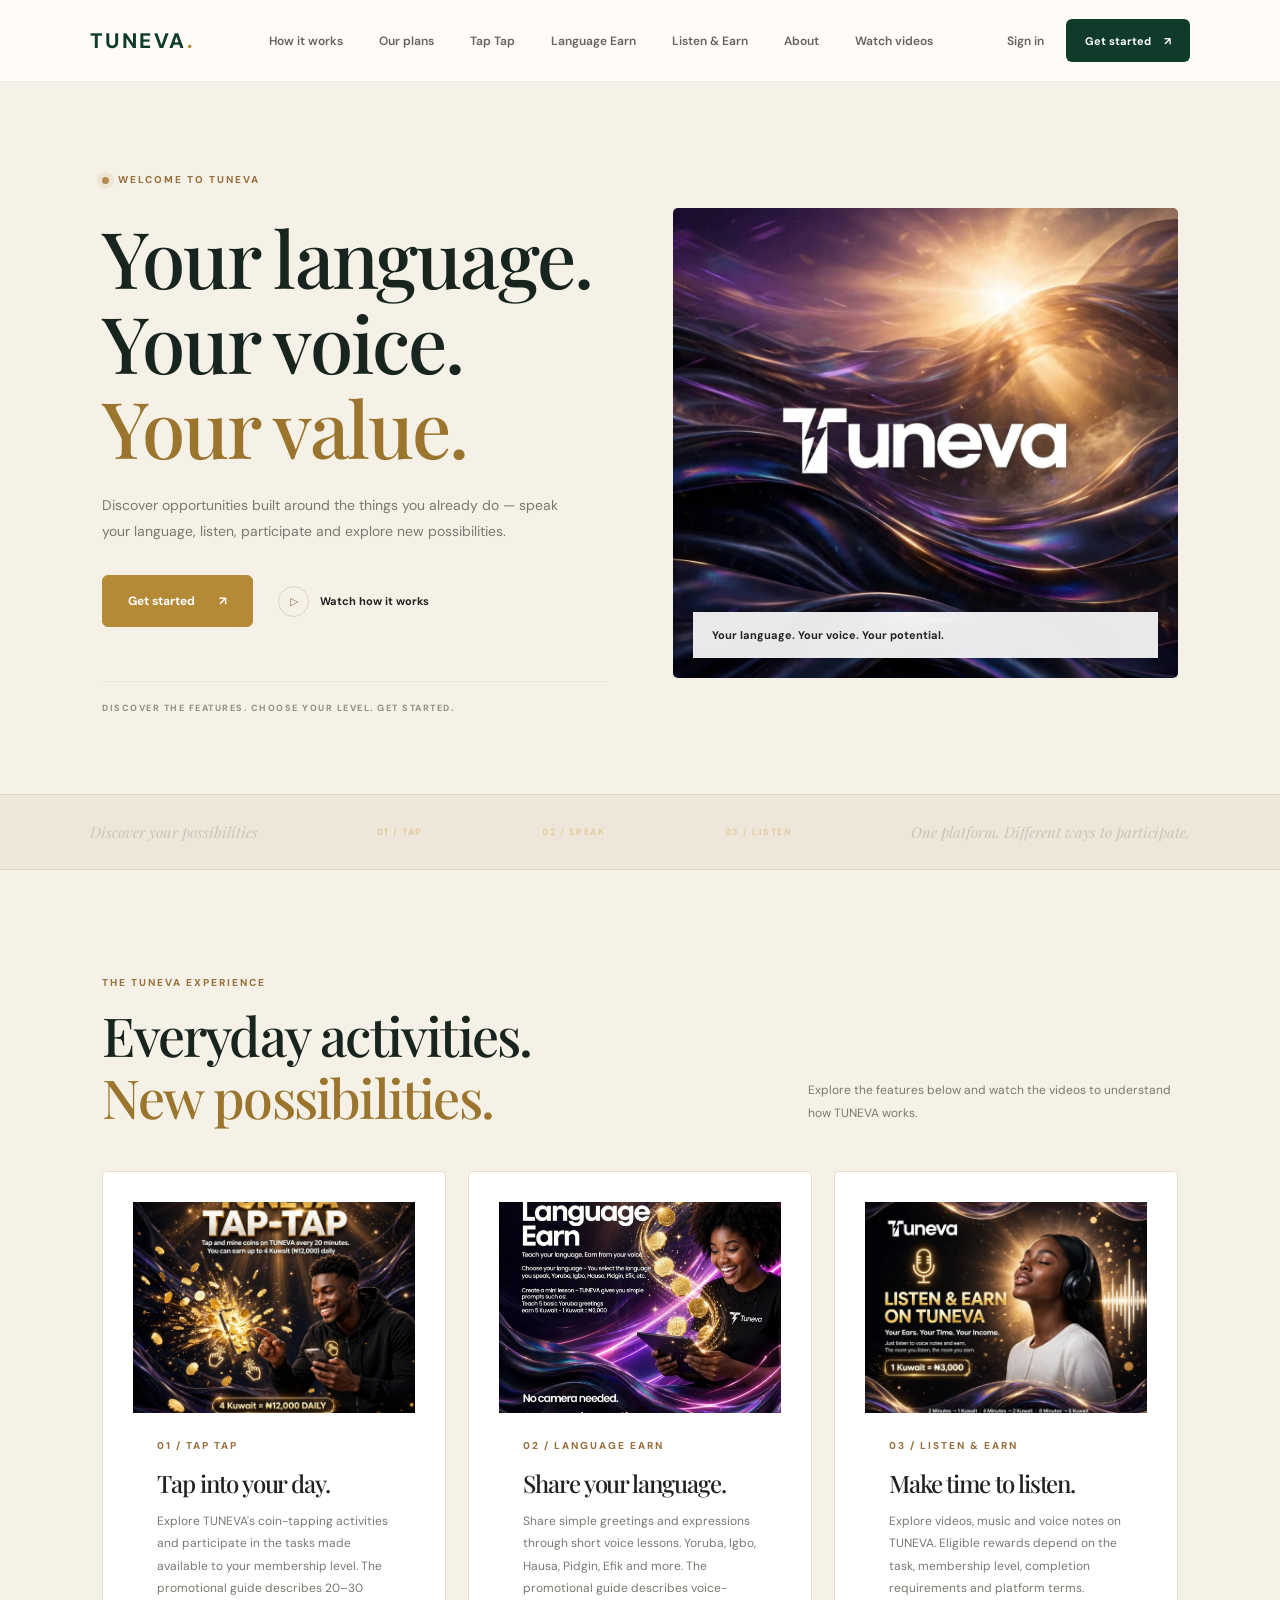
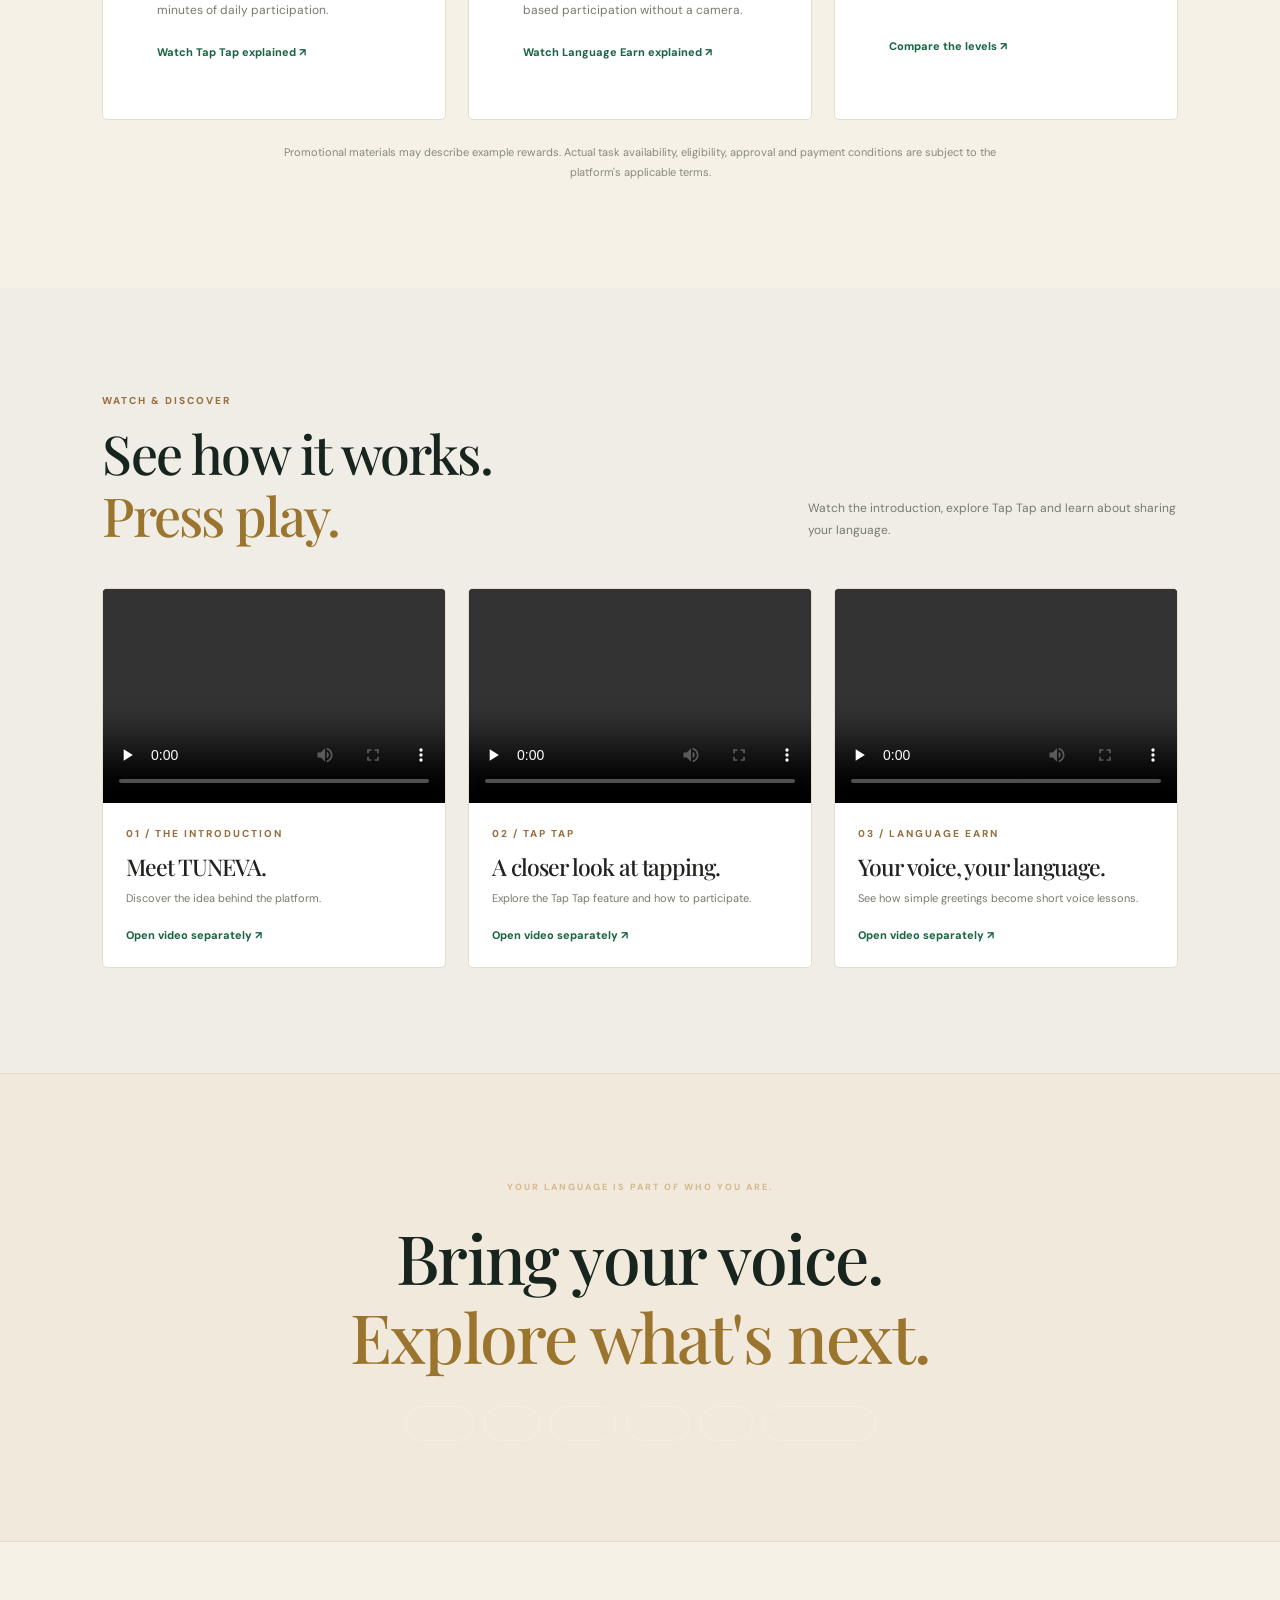
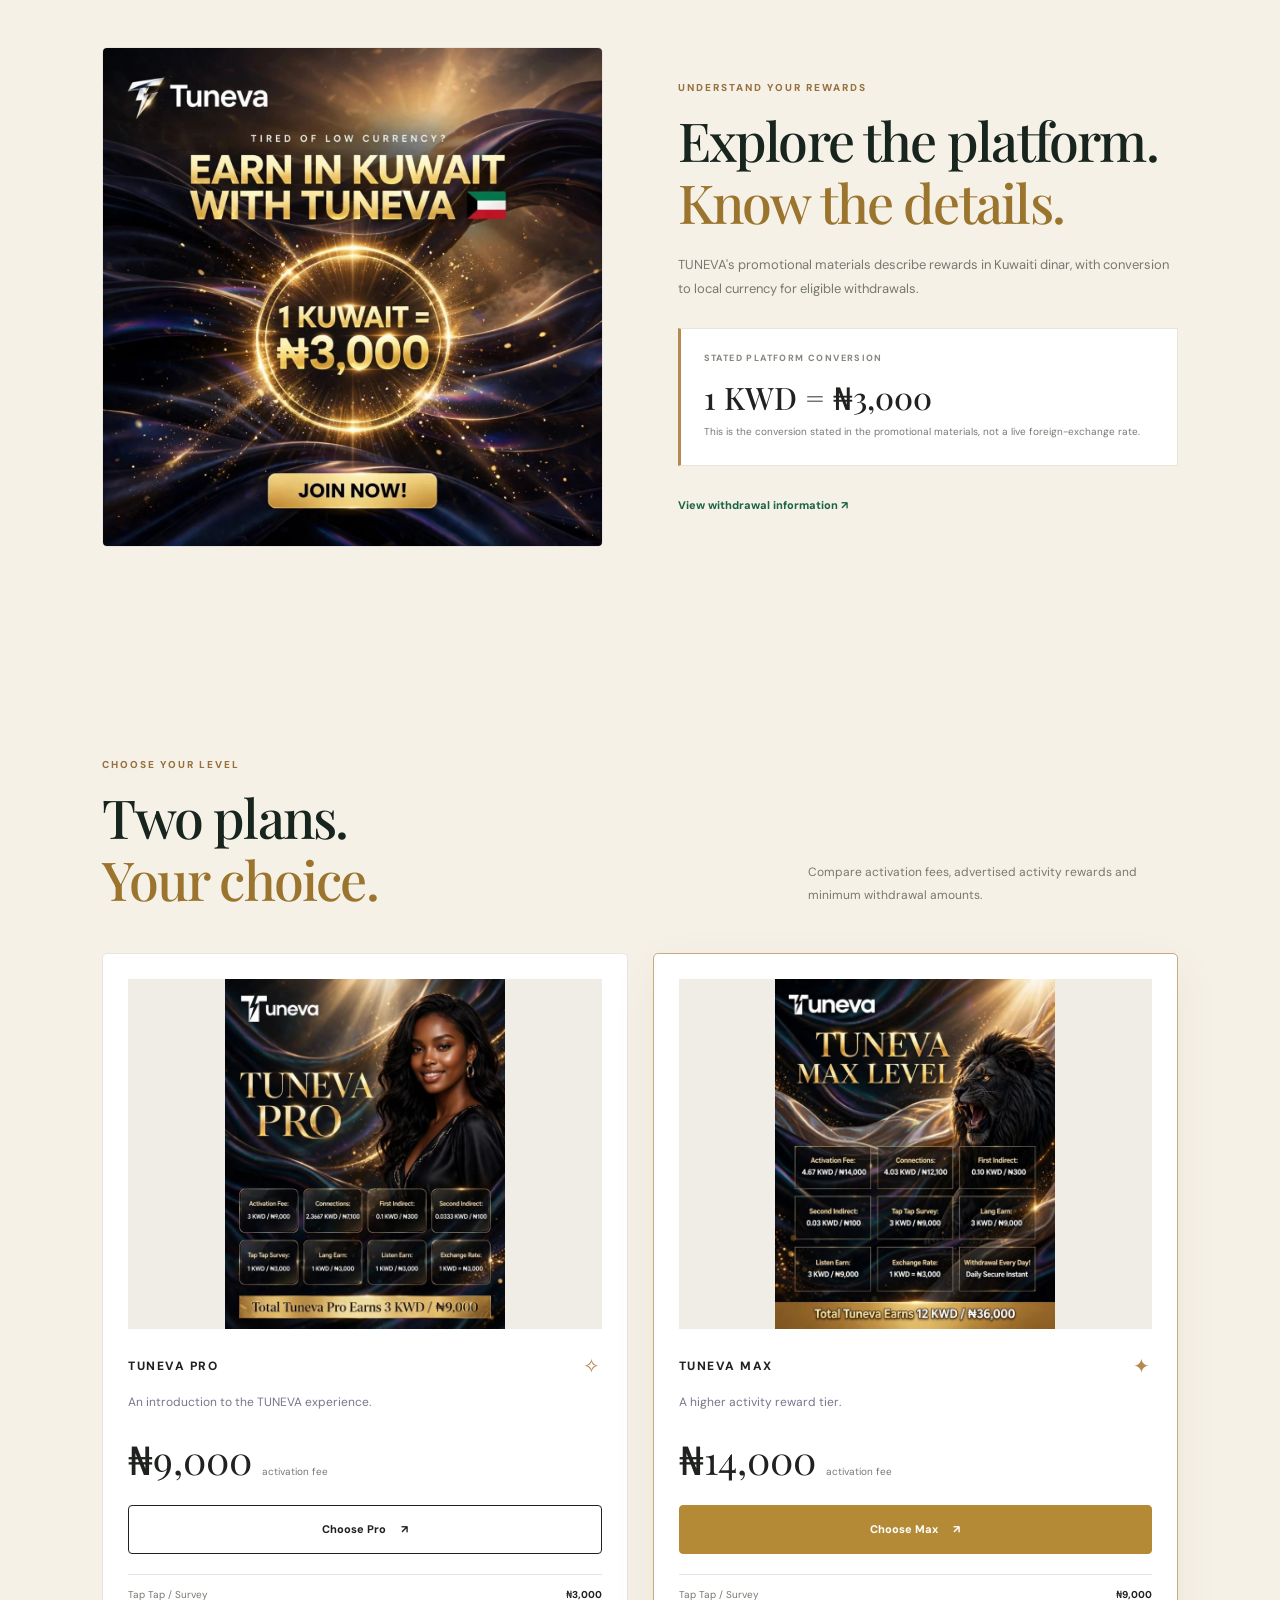
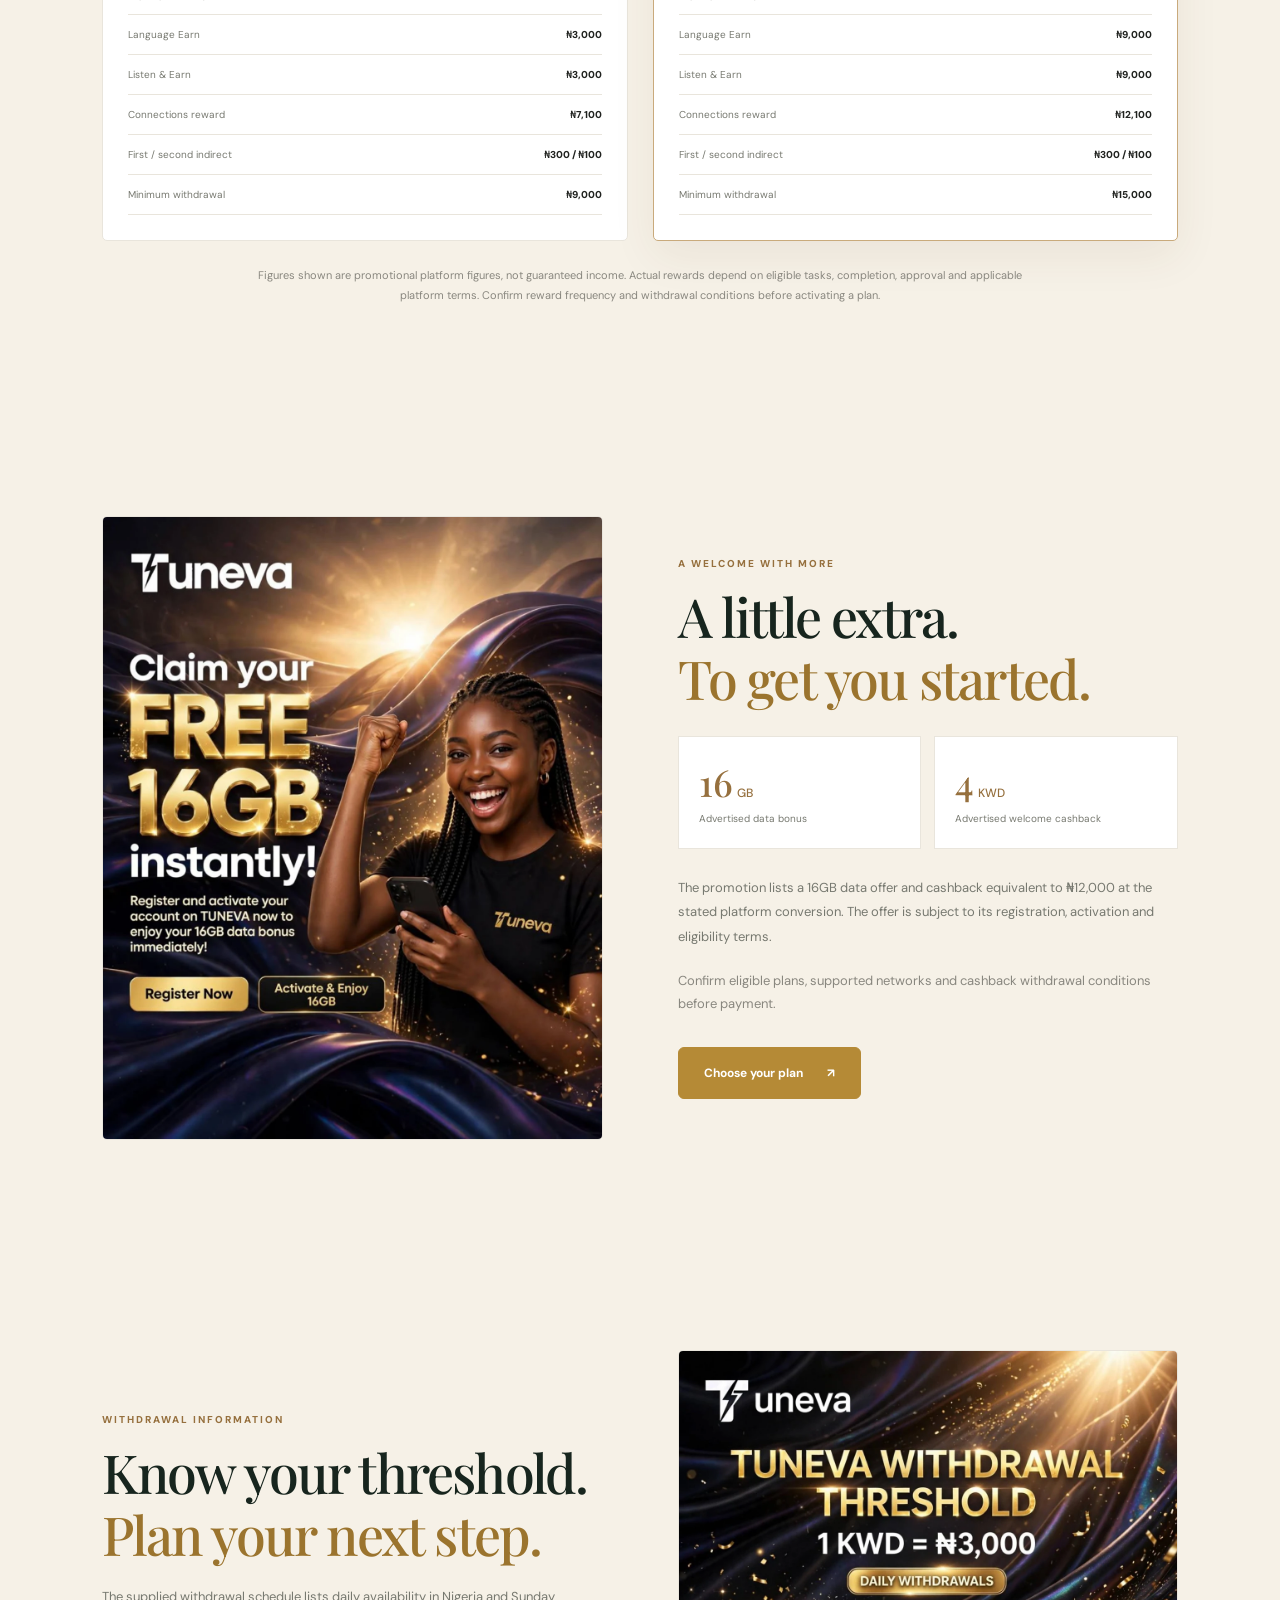
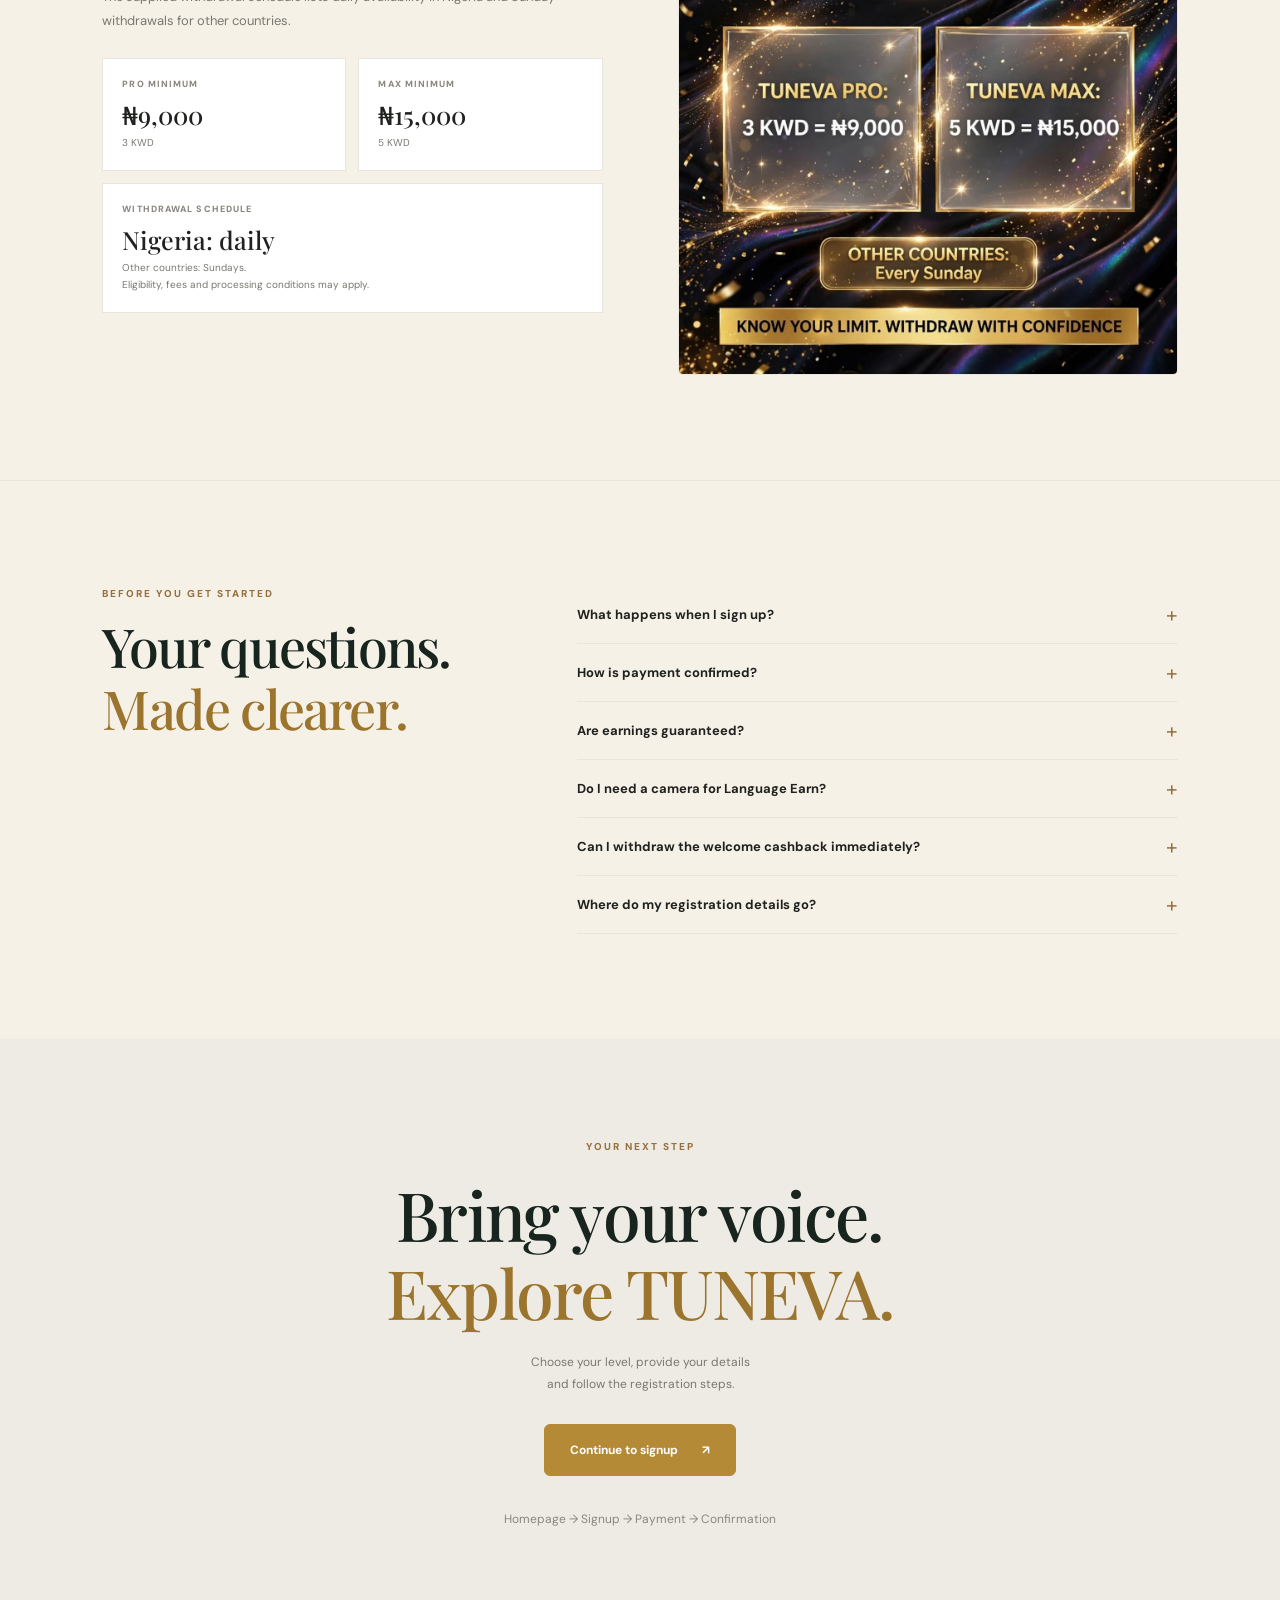
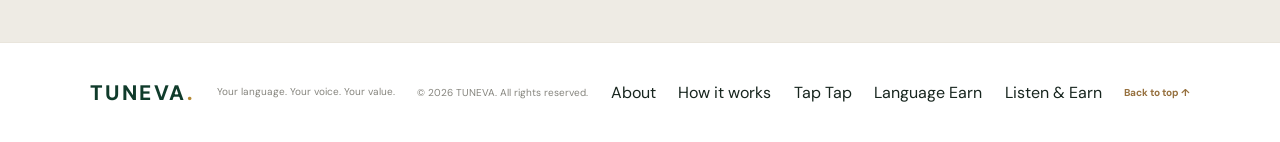
<file: index.html>
<!DOCTYPE html>
<html lang="en">
<head>
  <meta charset="UTF-8">
  <meta name="viewport" content="width=device-width, initial-scale=1">
  <meta name="theme-color" content="#f6f1e7">

  <title>TUNEVA — Your Language. Your Voice. Your Value.</title>

  <meta
    name="description"
    content="Discover TUNEVA, explore Tap Tap, Language Earn and Listen & Earn, compare membership plans and learn how to participate."
  >
  <meta name="robots" content="index, follow">
  <link rel="canonical" href="https://tunevaconnect.top/">

  <meta property="og:type" content="website">
  <meta property="og:title" content="TUNEVA — Your Language. Your Voice. Your Value.">
  <meta
    property="og:description"
    content="Explore TUNEVA features, membership plans and ways to participate."
  >
  <meta property="og:url" content="https://tunevaconnect.top/">
  <meta property="og:image" content="https://tunevaconnect.top/assets/brand.webp">

  <link rel="icon" href="assets/icon.svg">
  <link rel="preconnect" href="https://fonts.googleapis.com">
  <link rel="preconnect" href="https://fonts.gstatic.com" crossorigin>
  <link
    href="https://fonts.googleapis.com/css2?family=DM+Sans:wght@400;500;600;700;800&family=Playfair+Display:ital,wght@0,500;0,600;0,700;1,500;1,600&display=swap"
    rel="stylesheet"
  >

  <link rel="stylesheet" href="styles.css">
  <script defer src="landing.js"></script>

  <meta name="application-name" content="TUNEVA">
  <meta name="author" content="TUNEVA">
  <meta name="twitter:card" content="summary_large_image">
  <meta name="twitter:title" content="TUNEVA — Your Language. Your Voice. Your Value.">
  <meta name="twitter:description" content="Explore TUNEVA Tap Tap, Language Earn, Listen &amp; Earn and membership information.">
  <meta name="twitter:image" content="https://tunevaconnect.top/assets/brand.webp">
  <script type="application/ld+json">
{
  "@context": "https://schema.org",
  "@graph": [
    {
      "@type": "Organization",
      "@id": "https://tunevaconnect.top/#organization",
      "name": "TUNEVA",
      "url": "https://tunevaconnect.top/",
      "logo": "https://tunevaconnect.top/assets/brand.webp"
    },
    {
      "@type": "WebSite",
      "@id": "https://tunevaconnect.top/#website",
      "url": "https://tunevaconnect.top/",
      "name": "TUNEVA",
      "publisher": {
        "@id": "https://tunevaconnect.top/#organization"
      },
      "inLanguage": "en"
    },
    {
      "@type": "FAQPage",
      "@id": "https://tunevaconnect.top/#faq",
      "mainEntity": [
        {
          "@type": "Question",
          "name": "What happens when I sign up?",
          "acceptedAnswer": {
            "@type": "Answer",
            "text": "You provide your registration details and selected plan. Follow the platform's registration and payment instructions to continue."
          }
        },
        {
          "@type": "Question",
          "name": "How is payment confirmed?",
          "acceptedAnswer": {
            "@type": "Answer",
            "text": "Complete payment through the available Squad checkout instructions. Payment must be successfully verified before activation can proceed."
          }
        },
        {
          "@type": "Question",
          "name": "Are earnings guaranteed?",
          "acceptedAnswer": {
            "@type": "Answer",
            "text": "No. Rewards depend on eligible task availability, successful completion, approval and applicable platform terms."
          }
        },
        {
          "@type": "Question",
          "name": "Do I need a camera for Language Earn?",
          "acceptedAnswer": {
            "@type": "Answer",
            "text": "The promotional guide describes voice-based mini lessons and does not require a camera for that activity."
          }
        },
        {
          "@type": "Question",
          "name": "Can I withdraw the welcome cashback immediately?",
          "acceptedAnswer": {
            "@type": "Answer",
            "text": "Cashback withdrawal eligibility and timing depend on the applicable promotion terms."
          }
        },
        {
          "@type": "Question",
          "name": "Where do my registration details go?",
          "acceptedAnswer": {
            "@type": "Answer",
            "text": "Your details are submitted through the TUNEVA registration process for account setup and activation."
          }
        }
      ]
    }
  ]
}
  </script>
</head>

<body class="tuneva-home">

  <header class="site-header">
    <a class="wordmark" href="/" aria-label="TUNEVA homepage">
      TUNEVA<span class="brand-dot">.</span>
    </a>

    <nav class="desktop-nav" aria-label="Main navigation">
      <a href="/how-it-works/">How it works</a>
      <a href="#plans">Our plans</a>
      <a href="/tap-tap/">Tap Tap</a>
      <a href="/language-earn/">Language Earn</a>
      <a href="/listen-earn/">Listen &amp; Earn</a>
      <a href="/about/">About</a>
      <a href="#watch">Watch videos</a>
    </nav>

    <div class="header-actions">
      <a class="header-signin" href="app.html#login">Sign in</a>
      <a class="nav-cta" href="app.html#signup">
        Get started <span>↗</span>
      </a>
    </div>
  </header>

  <main>

    <!-- HERO -->
    <section class="new-hero">
      <div class="hero-content">
        <div class="eyebrow">
          <i></i> WELCOME TO TUNEVA
        </div>

        <h1>
          Your language.<br>
          Your voice.<br>
          <em>Your value.</em>
        </h1>

        <p>
          Discover opportunities built around the things you already
          do — speak your language, listen, participate and explore
          new possibilities.
        </p>

        <div class="hero-actions">
          <a class="button button-gold" href="app.html#signup">
            Get started <span>↗</span>
          </a>

          <a class="play-link" href="#watch">
            <span class="play-icon">▷</span>
            Watch how it works
          </a>
        </div>

        <div class="hero-foot">
          DISCOVER THE FEATURES. CHOOSE YOUR LEVEL. GET STARTED.
        </div>
      </div>

      <figure class="hero-photo">
        <img
          src="assets/brand.webp"
          alt="TUNEVA brand artwork"
          fetchpriority="high"
          decoding="async"
        >
        <figcaption>
          Your language. Your voice. Your potential.
        </figcaption>
      </figure>
    </section>

    <!-- RIBBON -->
    <div class="ribbon">
      <span>Discover your possibilities</span>
      <b>01 / TAP</b>
      <b>02 / SPEAK</b>
      <b>03 / LISTEN</b>
      <span>One platform. Different ways to participate.</span>
    </div>

    <!-- FEATURES -->
    <section id="discover" class="section">
      <div class="section-top">
        <div>
          <div class="eyebrow">THE TUNEVA EXPERIENCE</div>
          <h2>
            Everyday activities.<br>
            <em>New possibilities.</em>
          </h2>
        </div>

        <p>
          Explore the features below and watch the videos to understand
          how TUNEVA works.
        </p>
      </div>

      <div class="features">

        <article class="feature">
          <a
            class="media-poster"
            href="assets/tap.webp"
            target="_blank"
            rel="noopener"
            aria-label="Open the Tap Tap promotional flyer"
          >
            <img
              src="assets/tap.webp"
              alt="TUNEVA Tap Tap promotional flyer"
              loading="lazy"
              decoding="async"
            >
          </a>

          <div class="feature-body">
            <div class="eyebrow">01 / TAP TAP</div>
            <h3>Tap into your day.</h3>
            <p>
              Explore TUNEVA's coin-tapping activities and participate
              in the tasks made available to your membership level.
              The promotional guide describes 20–30 minutes of daily
              participation.
            </p>
            <a class="text-link" href="#tap-video">
              Watch Tap Tap explained ↗
            </a>
          </div>
        </article>

        <article class="feature">
          <a
            class="media-poster"
            href="assets/language.webp"
            target="_blank"
            rel="noopener"
            aria-label="Open the Language Earn promotional flyer"
          >
            <img
              src="assets/language.webp"
              alt="TUNEVA Language Earn promotional flyer"
              loading="lazy"
              decoding="async"
            >
          </a>

          <div class="feature-body">
            <div class="eyebrow">02 / LANGUAGE EARN</div>
            <h3>Share your language.</h3>
            <p>
              Share simple greetings and expressions through short
              voice lessons. Yoruba, Igbo, Hausa, Pidgin, Efik and
              more. The promotional guide describes voice-based
              participation without a camera.
            </p>
            <a class="text-link" href="#language-video">
              Watch Language Earn explained ↗
            </a>
          </div>
        </article>

        <article class="feature">
          <a
            class="media-poster"
            href="assets/listen.webp"
            target="_blank"
            rel="noopener"
            aria-label="Open the Listen and Earn promotional flyer"
          >
            <img
              src="assets/listen.webp"
              alt="TUNEVA Listen and Earn promotional flyer"
              loading="lazy"
              decoding="async"
            >
          </a>

          <div class="feature-body">
            <div class="eyebrow">03 / LISTEN &amp; EARN</div>
            <h3>Make time to listen.</h3>
            <p>
              Explore videos, music and voice notes on TUNEVA.
              Eligible rewards depend on the task, membership level,
              completion requirements and platform terms.
            </p>
            <a class="text-link" href="#plans">
              Compare the levels ↗
            </a>
          </div>
        </article>

      </div>

      <p class="fineprint">
        Promotional materials may describe example rewards.
        Actual task availability, eligibility, approval and payment
        conditions are subject to the platform's applicable terms.
      </p>
    </section>

    <!-- VIDEOS -->
    <section id="watch" class="section media-section">
      <div class="section-top">
        <div>
          <div class="eyebrow">WATCH &amp; DISCOVER</div>
          <h2>
            See how it works.<br>
            <em>Press play.</em>
          </h2>
        </div>

        <p>
          Watch the introduction, explore Tap Tap and learn
          about sharing your language.
        </p>
      </div>

      <div class="video-grid">

        <article class="video-card">
          <div class="video-frame">
            <video
              controls
              playsinline
              preload="none"
              aria-label="Introducing TUNEVA"
            >
              <source src="https://api.tunevaconnect.top/assets/film-0.mp4" type="video/mp4">
              Your browser does not support embedded video.
              <a href="https://api.tunevaconnect.top/assets/film-0.mp4">Open the video</a>.
            </video>
          </div>

          <div class="video-info">
            <div class="eyebrow">01 / THE INTRODUCTION</div>
            <h3>Meet TUNEVA.</h3>
            <p>Discover the idea behind the platform.</p>
            <a class="text-link" href="https://api.tunevaconnect.top/assets/film-0.mp4" target="_blank" rel="noopener">
              Open video separately ↗
            </a>
          </div>
        </article>

        <article id="tap-video" class="video-card">
          <div class="video-frame">
            <video
              controls
              playsinline
              preload="none"
              aria-label="TUNEVA Tap Tap explained"
            >
              <source src="https://api.tunevaconnect.top/assets/film-1.mp4" type="video/mp4">
              Your browser does not support embedded video.
              <a href="https://api.tunevaconnect.top/assets/film-1.mp4">Open the video</a>.
            </video>
          </div>

          <div class="video-info">
            <div class="eyebrow">02 / TAP TAP</div>
            <h3>A closer look at tapping.</h3>
            <p>Explore the Tap Tap feature and how to participate.</p>
            <a class="text-link" href="https://api.tunevaconnect.top/assets/film-1.mp4" target="_blank" rel="noopener">
              Open video separately ↗
            </a>
          </div>
        </article>

        <article id="language-video" class="video-card">
          <div class="video-frame">
            <video
              controls
              playsinline
              preload="none"
              aria-label="TUNEVA Language Earn explained"
            >
              <source src="https://api.tunevaconnect.top/assets/film-2.mp4" type="video/mp4">
              Your browser does not support embedded video.
              <a href="https://api.tunevaconnect.top/assets/film-2.mp4">Open the video</a>.
            </video>
          </div>

          <div class="video-info">
            <div class="eyebrow">03 / LANGUAGE EARN</div>
            <h3>Your voice, your language.</h3>
            <p>See how simple greetings become short voice lessons.</p>
            <a class="text-link" href="https://api.tunevaconnect.top/assets/film-2.mp4" target="_blank" rel="noopener">
              Open video separately ↗
            </a>
          </div>
        </article>

      </div>
    </section>

    <!-- LANGUAGE STATEMENT -->
    <section class="statement">
      <span>YOUR LANGUAGE IS PART OF WHO YOU ARE.</span>

      <h2>
        Bring your voice.<br>
        <em>Explore what's next.</em>
      </h2>

      <div class="languages">
        <span>Yoruba</span>
        <span>Igbo</span>
        <span>Hausa</span>
        <span>Pidgin</span>
        <span>Efik</span>
        <span>+ Your language</span>
      </div>
    </section>

    <!-- CURRENCY -->
    <section class="section media-split">
      <a
        class="standalone-flyer"
        href="assets/currency.webp"
        target="_blank"
        rel="noopener"
      >
        <img
          src="assets/currency.webp"
          alt="TUNEVA promotional information about Kuwaiti dinar rewards"
          loading="lazy"
          decoding="async"
        >
      </a>

      <div class="split-content">
        <div class="eyebrow">UNDERSTAND YOUR REWARDS</div>

        <h2>
          Explore the platform.<br>
          <em>Know the details.</em>
        </h2>

        <p>
          TUNEVA's promotional materials describe rewards in
          Kuwaiti dinar, with conversion to local currency for
          eligible withdrawals.
        </p>

        <div class="conversion-card">
          <span>STATED PLATFORM CONVERSION</span>
          <strong>1 KWD = ₦3,000</strong>
          <p>
            This is the conversion stated in the promotional
            materials, not a live foreign-exchange rate.
          </p>
        </div>

        <a class="text-link" href="#withdrawals">
          View withdrawal information ↗
        </a>
      </div>
    </section>

    <!-- MEMBERSHIP PLANS -->
    <section id="plans" class="section">
      <div class="section-top">
        <div>
          <div class="eyebrow">CHOOSE YOUR LEVEL</div>
          <h2>
            Two plans.<br>
            <em>Your choice.</em>
          </h2>
        </div>

        <p>
          Compare activation fees, advertised activity rewards
          and minimum withdrawal amounts.
        </p>
      </div>

      <div class="plans">

        <article class="plan">
          <a
            class="plan-flyer"
            href="assets/pro.webp"
            target="_blank"
            rel="noopener"
          >
            <img
              src="assets/pro.webp"
              alt="TUNEVA Pro plan promotional flyer"
              loading="lazy"
              decoding="async"
            >
          </a>

          <div class="plan-heading">
            <span>TUNEVA PRO</span>
            <span>✧</span>
          </div>

          <p>An introduction to the TUNEVA experience.</p>

          <div class="price">
            ₦9,000 <small>activation fee</small>
          </div>

          <a class="button button-outline" href="app.html#signup/pro">
            Choose Pro <span>↗</span>
          </a>

          <dl>
            <div><dt>Tap Tap / Survey</dt><dd>₦3,000</dd></div>
            <div><dt>Language Earn</dt><dd>₦3,000</dd></div>
            <div><dt>Listen &amp; Earn</dt><dd>₦3,000</dd></div>
            <div><dt>Connections reward</dt><dd>₦7,100</dd></div>
            <div><dt>First / second indirect</dt><dd>₦300 / ₦100</dd></div>
            <div><dt>Minimum withdrawal</dt><dd>₦9,000</dd></div>
          </dl>
        </article>

        <article class="plan plan-max">
          <a
            class="plan-flyer"
            href="assets/max.webp"
            target="_blank"
            rel="noopener"
          >
            <img
              src="assets/max.webp"
              alt="TUNEVA Max plan promotional flyer"
              loading="lazy"
              decoding="async"
            >
          </a>

          <div class="plan-heading">
            <span>TUNEVA MAX</span>
            <span>✦</span>
          </div>

          <p>A higher activity reward tier.</p>

          <div class="price">
            ₦14,000 <small>activation fee</small>
          </div>

          <a class="button button-gold" href="app.html#signup/max">
            Choose Max <span>↗</span>
          </a>

          <dl>
            <div><dt>Tap Tap / Survey</dt><dd>₦9,000</dd></div>
            <div><dt>Language Earn</dt><dd>₦9,000</dd></div>
            <div><dt>Listen &amp; Earn</dt><dd>₦9,000</dd></div>
            <div><dt>Connections reward</dt><dd>₦12,100</dd></div>
            <div><dt>First / second indirect</dt><dd>₦300 / ₦100</dd></div>
            <div><dt>Minimum withdrawal</dt><dd>₦15,000</dd></div>
          </dl>
        </article>

      </div>

      <p class="fineprint">
        Figures shown are promotional platform figures, not guaranteed
        income. Actual rewards depend on eligible tasks, completion,
        approval and applicable platform terms. Confirm reward frequency
        and withdrawal conditions before activating a plan.
      </p>
    </section>

    <!-- WELCOME BONUS -->
    <section class="section media-split">
      <a
        class="standalone-flyer"
        href="assets/bonus.webp"
        target="_blank"
        rel="noopener"
      >
        <img
          src="assets/bonus.webp"
          alt="TUNEVA welcome data and cashback promotional flyer"
          loading="lazy"
          decoding="async"
        >
      </a>

      <div class="split-content">
        <div class="eyebrow">A WELCOME WITH MORE</div>

        <h2>
          A little extra.<br>
          <em>To get you started.</em>
        </h2>

        <div class="bonus-numbers">
          <div>
            <strong>16<span>GB</span></strong>
            <p>Advertised data bonus</p>
          </div>

          <div>
            <strong>4<span>KWD</span></strong>
            <p>Advertised welcome cashback</p>
          </div>
        </div>

        <p>
          The promotion lists a 16GB data offer and cashback equivalent
          to ₦12,000 at the stated platform conversion. The offer is
          subject to its registration, activation and eligibility terms.
        </p>

        <p class="fineprint">
          Confirm eligible plans, supported networks and cashback
          withdrawal conditions before payment.
        </p>

        <a class="button button-gold media-cta" href="app.html#signup">
          Choose your plan <span>↗</span>
        </a>
      </div>
    </section>

    <!-- WITHDRAWAL INFORMATION -->
    <section id="withdrawals" class="section media-split">
      <div class="split-content">
        <div class="eyebrow">WITHDRAWAL INFORMATION</div>

        <h2>
          Know your threshold.<br>
          <em>Plan your next step.</em>
        </h2>

        <p>
          The supplied withdrawal schedule lists daily availability
          in Nigeria and Sunday withdrawals for other countries.
        </p>

        <div class="withdraw-grid">
          <div>
            <span>PRO MINIMUM</span>
            <strong>₦9,000</strong>
            <small>3 KWD</small>
          </div>

          <div>
            <span>MAX MINIMUM</span>
            <strong>₦15,000</strong>
            <small>5 KWD</small>
          </div>

          <div class="wide">
            <span>WITHDRAWAL SCHEDULE</span>
            <strong>Nigeria: daily</strong>
            <small>
              Other countries: Sundays.<br>
              Eligibility, fees and processing conditions may apply.
            </small>
          </div>
        </div>
      </div>

      <a
        class="standalone-flyer"
        href="assets/withdraw.webp"
        target="_blank"
        rel="noopener"
      >
        <img
          src="assets/withdraw.webp"
          alt="TUNEVA withdrawal thresholds and schedule"
          loading="lazy"
          decoding="async"
        >
      </a>
    </section>

    <!-- FAQ -->
    <section class="section faq">
      <div class="faq-heading">
        <div class="eyebrow">BEFORE YOU GET STARTED</div>
        <h2>
          Your questions.<br>
          <em>Made clearer.</em>
        </h2>
      </div>

      <div class="questions">

        <details>
          <summary>What happens when I sign up?</summary>
          <p>
            You provide your registration details and selected plan.
            Follow the platform's registration and payment instructions
            to continue.
          </p>
        </details>

        <details>
          <summary>How is payment confirmed?</summary>
          <p>
            Complete payment through the available Squad checkout
            instructions. Your payment must be successfully verified
            before activation can proceed.
          </p>
        </details>

        <details>
          <summary>Are earnings guaranteed?</summary>
          <p>
            No. Earnings are not guaranteed. Rewards depend on the
            availability of eligible tasks, successful completion,
            approval and the platform's applicable terms.
          </p>
        </details>

        <details>
          <summary>Do I need a camera for Language Earn?</summary>
          <p>
            The promotional guide describes voice-based mini lessons
            and does not require a camera for that activity.
          </p>
        </details>

        <details>
          <summary>Can I withdraw the welcome cashback immediately?</summary>
          <p>
            Cashback withdrawal eligibility and timing depend on the
            applicable promotion terms. Confirm the conditions before
            making a payment.
          </p>
        </details>

        <details>
          <summary>Where do my registration details go?</summary>
          <p>
            Your details are submitted through the TUNEVA registration
            process for account setup and activation. Review the
            platform's privacy information before submitting personal
            information.
          </p>
        </details>

      </div>
    </section>

    <!-- FINAL CALL TO ACTION -->
    <section id="join" class="join">
      <div class="eyebrow">YOUR NEXT STEP</div>

      <h2>
        Bring your voice.<br>
        <em>Explore TUNEVA.</em>
      </h2>

      <p>
        Choose your level, provide your details<br>
        and follow the registration steps.
      </p>

      <a class="button button-gold media-cta" href="app.html#signup">
        Continue to signup <span>↗</span>
      </a>

      <p class="fineprint">
        Homepage → Signup → Payment → Confirmation
      </p>
    </section>

  </main>

  <footer class="site-footer">
    <a class="wordmark" href="/">
      TUNEVA<span class="brand-dot">.</span>
    </a>

    <p>Your language. Your voice. Your value.</p>
    <span>© 2026 TUNEVA. All rights reserved.</span>
    <a href="/about/">About</a>
    <a href="/how-it-works/">How it works</a>
    <a href="/tap-tap/">Tap Tap</a>
    <a href="/language-earn/">Language Earn</a>
    <a href="/listen-earn/">Listen &amp; Earn</a>
    <a href="#">Back to top ↑</a>
  </footer>

</body>
</html>
</file>
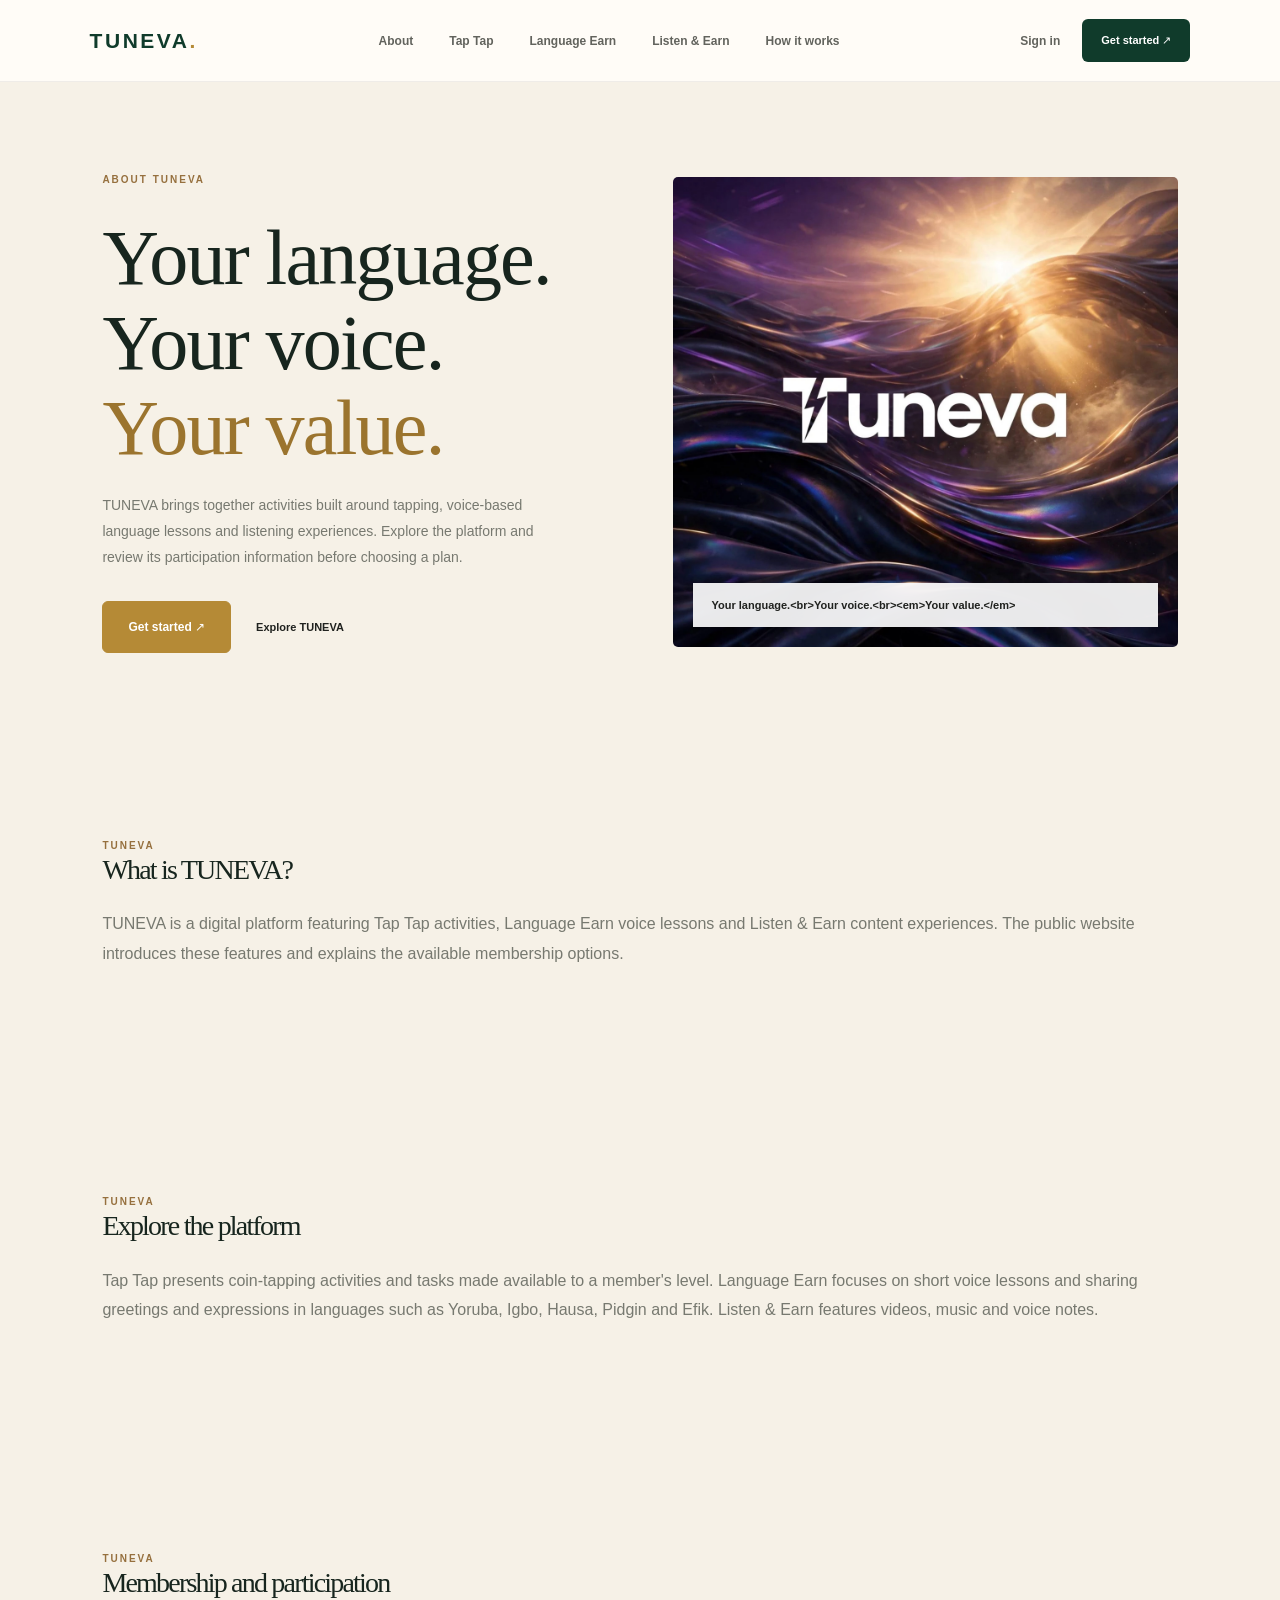
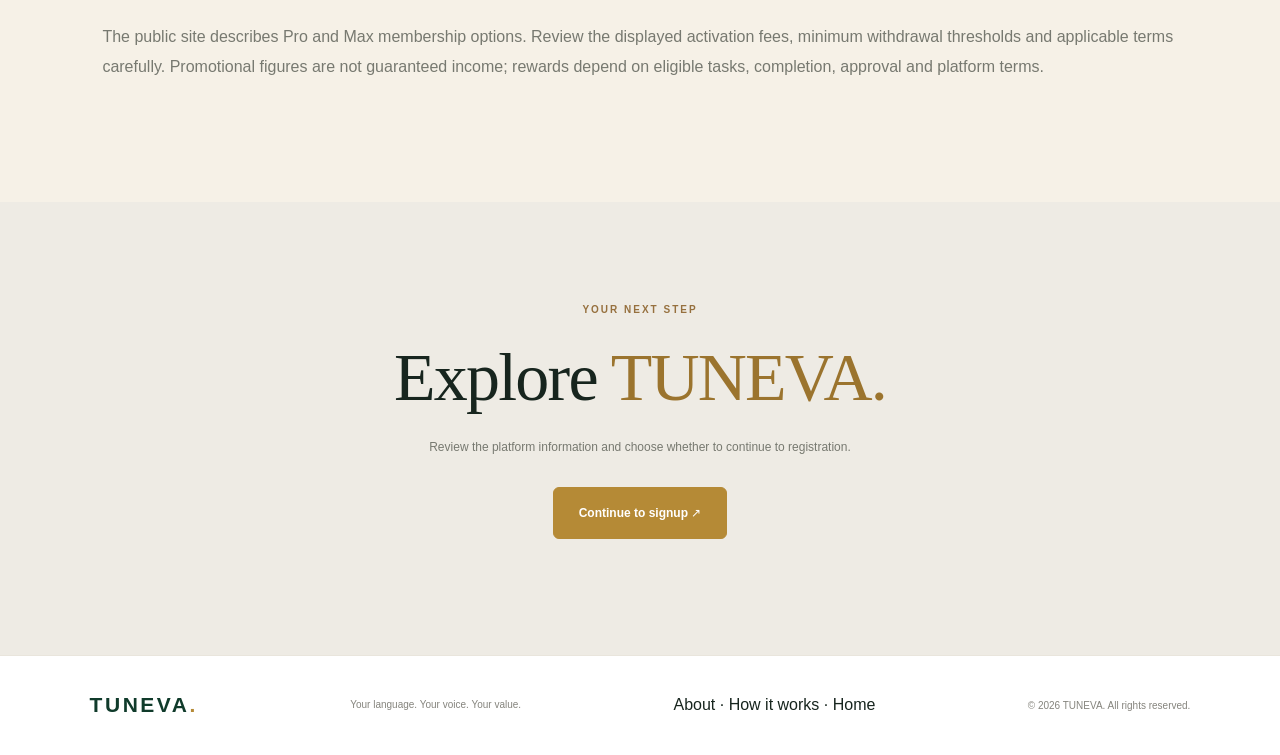
<file: about/index.html>
<!doctype html><html lang="en"><head>
<meta charset="utf-8"><meta name="viewport" content="width=device-width,initial-scale=1">
<title>About TUNEVA | Your Language, Your Voice, Your Value</title><meta name="description" content="Learn about TUNEVA, its Tap Tap, Language Earn and Listen &amp; Earn features, membership levels and participation information.">
<meta name="robots" content="index,follow"><link rel="canonical" href="https://tunevaconnect.top/about/">
<meta property="og:type" content="website"><meta property="og:site_name" content="TUNEVA"><meta property="og:title" content="About TUNEVA | Your Language, Your Voice, Your Value"><meta property="og:description" content="Learn about TUNEVA, its Tap Tap, Language Earn and Listen &amp; Earn features, membership levels and participation information."><meta property="og:url" content="https://tunevaconnect.top/about/"><meta property="og:image" content="https://tunevaconnect.top/assets/brand.webp">
<meta name="twitter:card" content="summary_large_image"><meta name="twitter:title" content="About TUNEVA | Your Language, Your Voice, Your Value"><meta name="twitter:description" content="Learn about TUNEVA, its Tap Tap, Language Earn and Listen &amp; Earn features, membership levels and participation information."><meta name="twitter:image" content="https://tunevaconnect.top/assets/brand.webp">
<link rel="icon" href="/assets/icon.svg"><link rel="stylesheet" href="/styles.css">
<script type="application/ld+json">{"@context": "https://schema.org", "@type": "WebPage", "name": "About TUNEVA | Your Language, Your Voice, Your Value", "description": "Learn about TUNEVA, its Tap Tap, Language Earn and Listen & Earn features, membership levels and participation information.", "url": "https://tunevaconnect.top/about/", "isPartOf": {"@type": "WebSite", "name": "TUNEVA", "url": "https://tunevaconnect.top/"}, "inLanguage": "en"}</script></head><body class="tuneva-home">
<header class="site-header">
<a class="wordmark" href="/">TUNEVA<span class="brand-dot">.</span></a>
<nav class="desktop-nav" aria-label="Main navigation">
<a href="/about/">About</a><a href="/tap-tap/">Tap Tap</a><a href="/language-earn/">Language Earn</a><a href="/listen-earn/">Listen &amp; Earn</a><a href="/how-it-works/">How it works</a>
</nav><div class="header-actions"><a class="header-signin" href="/app.html#login">Sign in</a><a class="nav-cta" href="/app.html#signup">Get started ↗</a></div></header><main><section class="new-hero"><div class="hero-content"><div class="eyebrow">ABOUT TUNEVA</div><h1>Your language.<br>Your voice.<br><em>Your value.</em></h1><p>TUNEVA brings together activities built around tapping, voice-based language lessons and listening experiences. Explore the platform and review its participation information before choosing a plan.</p><div class="hero-actions"><a class="button button-gold" href="/app.html#signup">Get started ↗</a><a class="play-link" href="/">Explore TUNEVA</a></div></div><figure class="hero-photo"><img src="/assets/brand.webp" alt="Your language.&lt;br&gt;Your voice.&lt;br&gt;&lt;em&gt;Your value.&lt;/em&gt;" loading="eager"><figcaption>Your language.&lt;br&gt;Your voice.&lt;br&gt;&lt;em&gt;Your value.&lt;/em&gt;</figcaption></figure></section>
<section class="section"><div class="eyebrow">TUNEVA</div><h2>What is TUNEVA?</h2><p>TUNEVA is a digital platform featuring Tap Tap activities, Language Earn voice lessons and Listen &amp; Earn content experiences. The public website introduces these features and explains the available membership options.</p></section><section class="section"><div class="eyebrow">TUNEVA</div><h2>Explore the platform</h2><p>Tap Tap presents coin-tapping activities and tasks made available to a member's level. Language Earn focuses on short voice lessons and sharing greetings and expressions in languages such as Yoruba, Igbo, Hausa, Pidgin and Efik. Listen &amp; Earn features videos, music and voice notes.</p></section><section class="section"><div class="eyebrow">TUNEVA</div><h2>Membership and participation</h2><p>The public site describes Pro and Max membership options. Review the displayed activation fees, minimum withdrawal thresholds and applicable terms carefully. Promotional figures are not guaranteed income; rewards depend on eligible tasks, completion, approval and platform terms.</p></section><section class="join"><div class="eyebrow">YOUR NEXT STEP</div><h2>Explore <em>TUNEVA.</em></h2><p>Review the platform information and choose whether to continue to registration.</p><a class="button button-gold media-cta" href="/app.html#signup">Continue to signup ↗</a></section></main>
<footer class="site-footer"><a class="wordmark" href="/">TUNEVA<span class="brand-dot">.</span></a><p>Your language. Your voice. Your value.</p><nav aria-label="Footer navigation"><a href="/about/">About</a> · <a href="/how-it-works/">How it works</a> · <a href="/">Home</a></nav><span>© 2026 TUNEVA. All rights reserved.</span></footer></body></html>
</file>
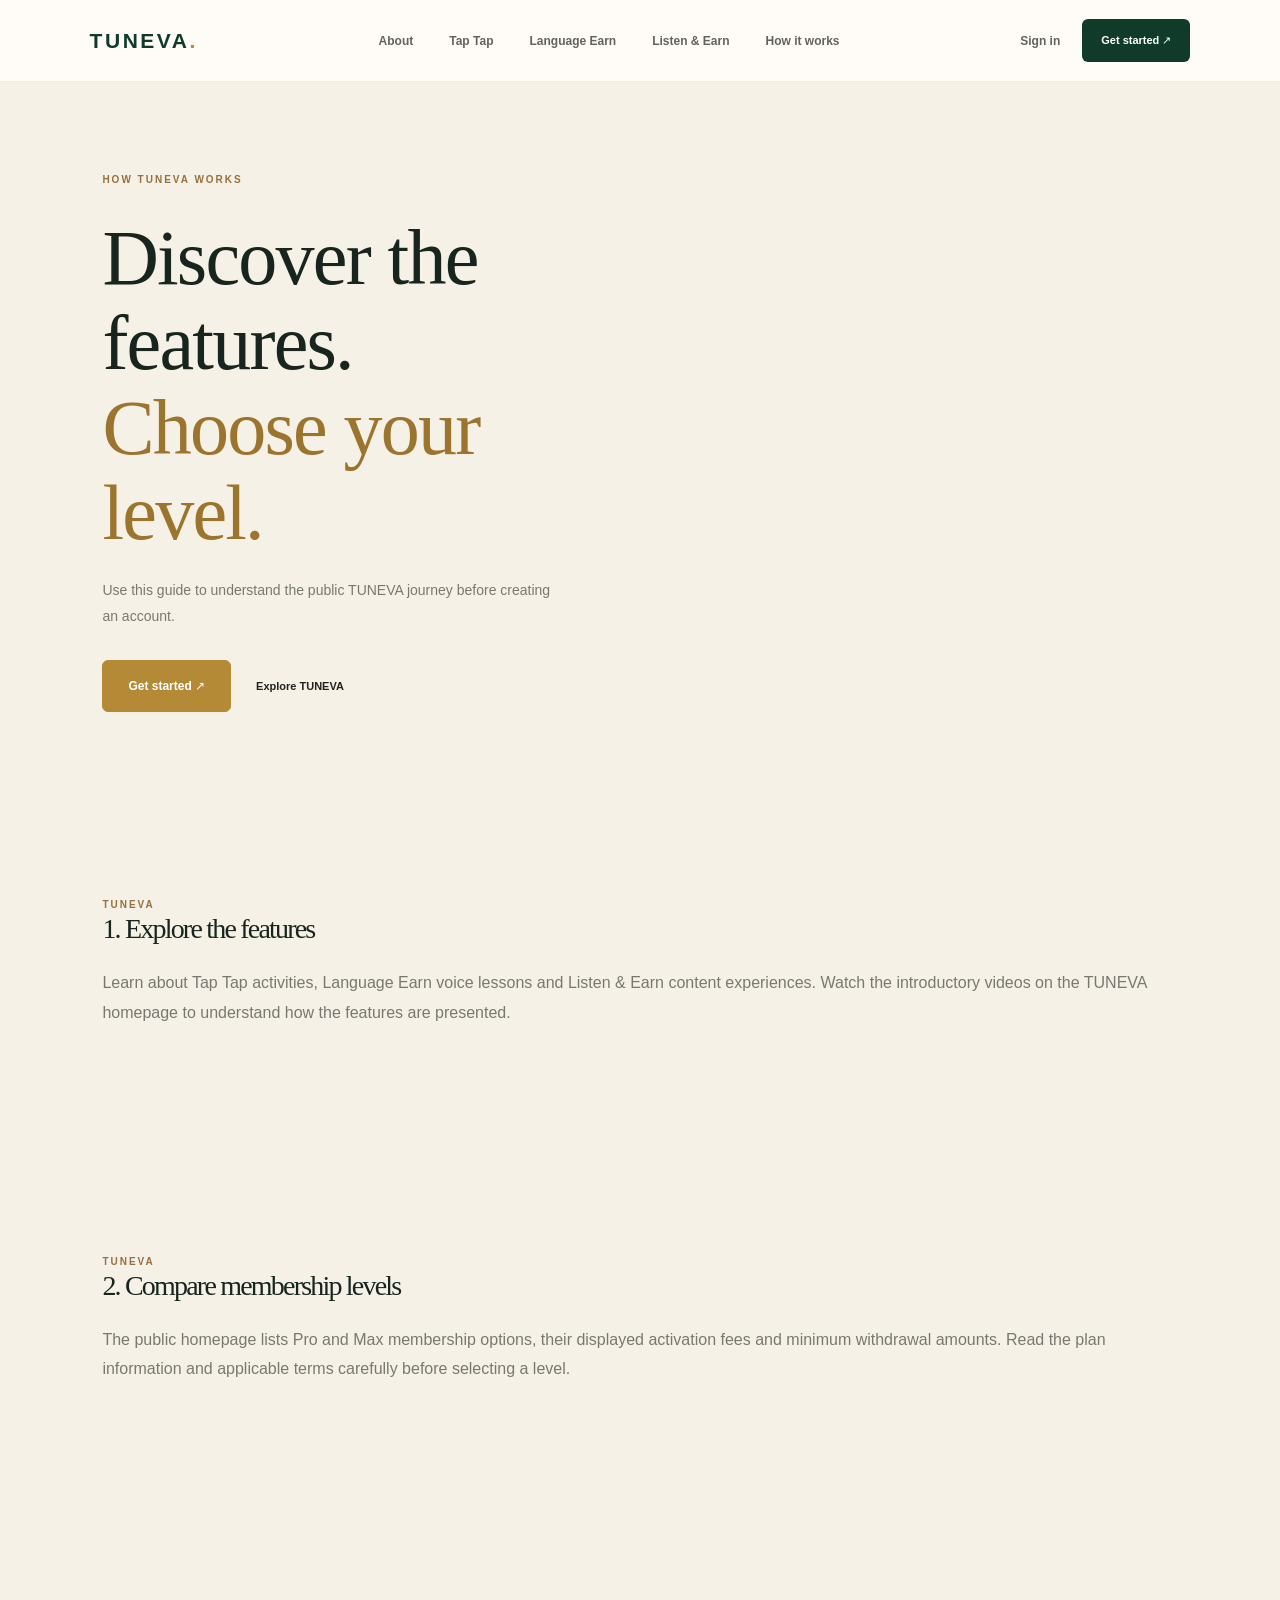
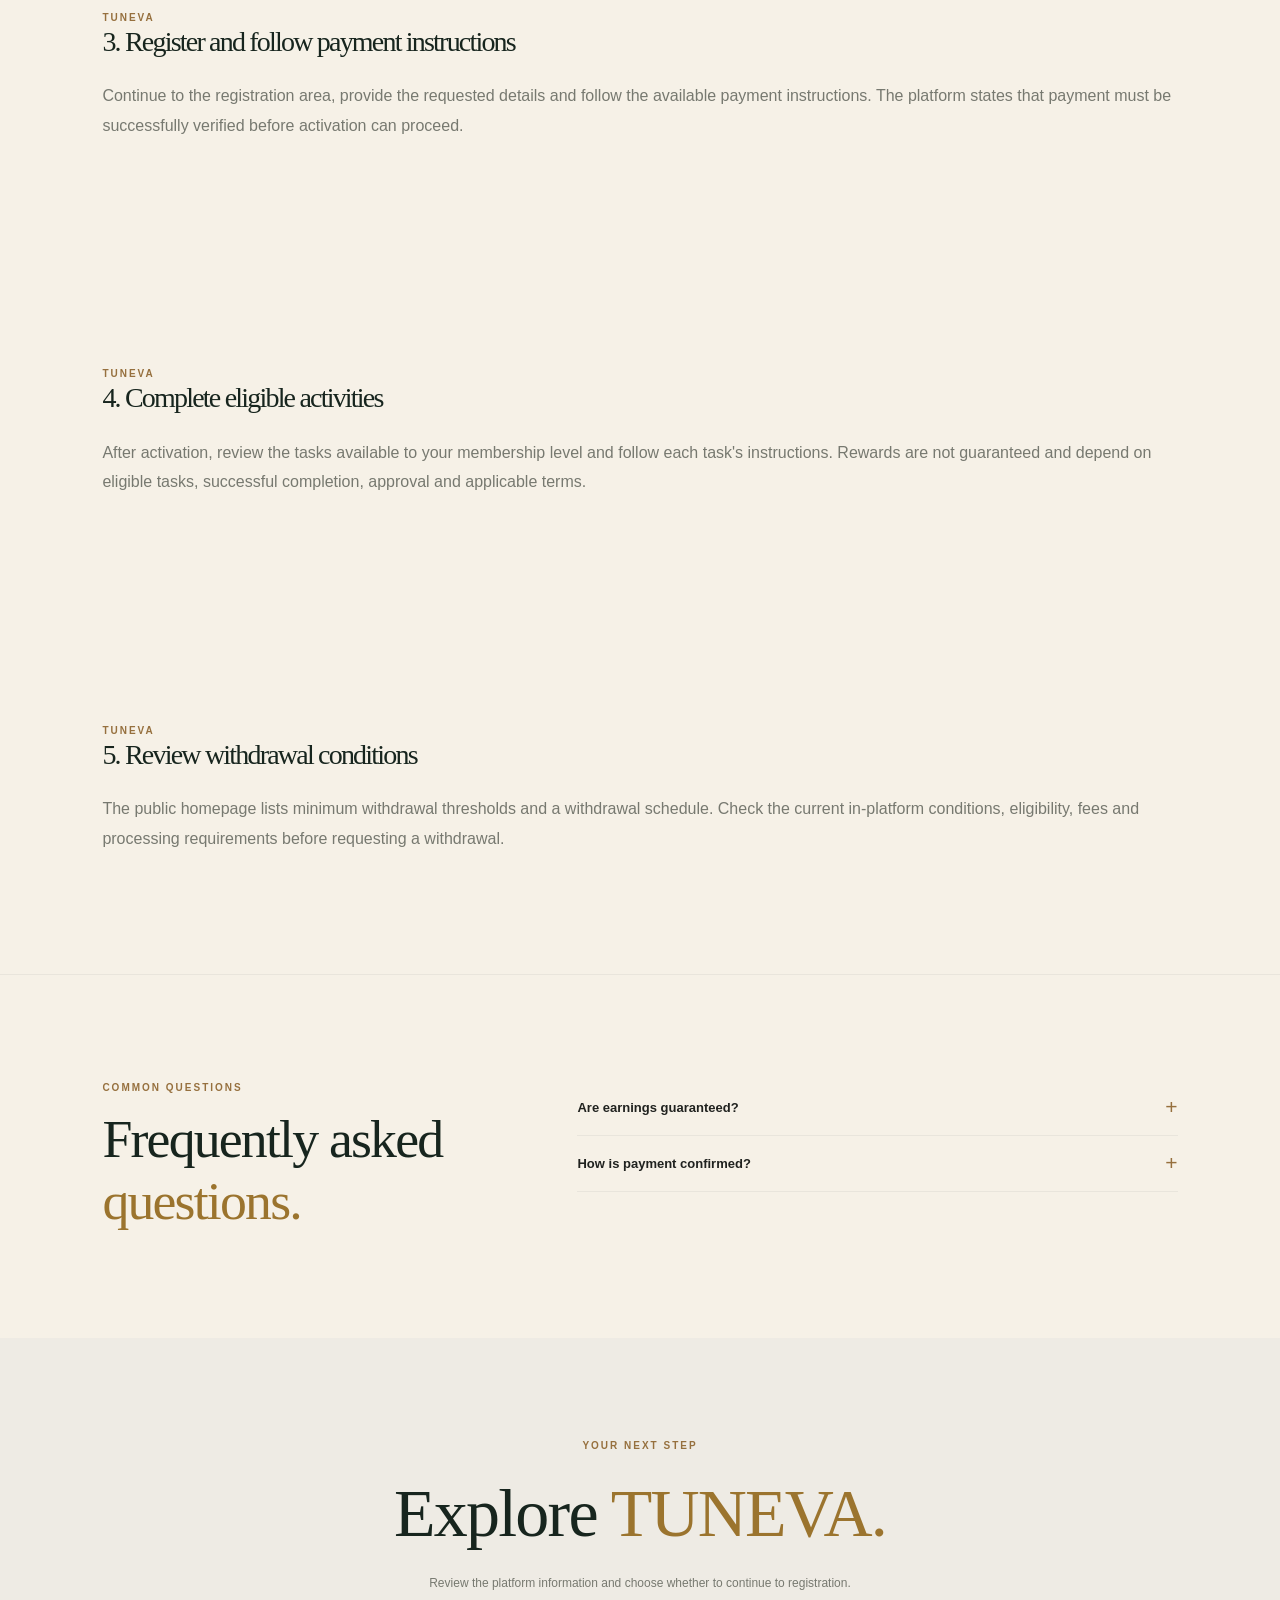
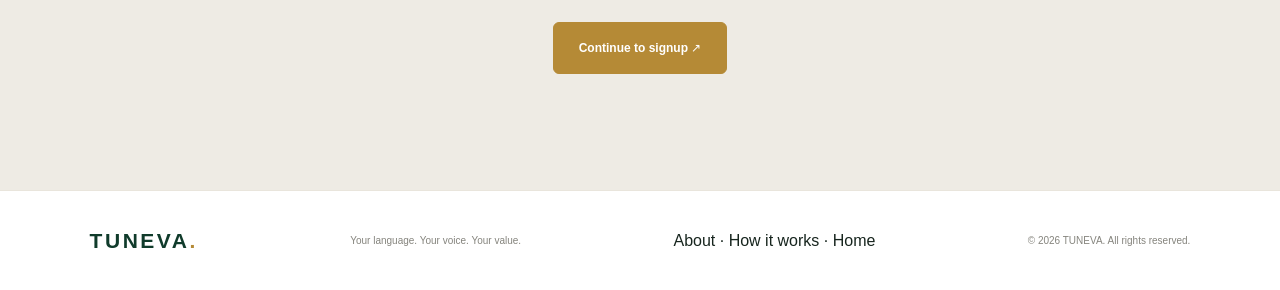
<file: how-it-works/index.html>
<!doctype html><html lang="en"><head>
<meta charset="utf-8"><meta name="viewport" content="width=device-width,initial-scale=1">
<title>How TUNEVA Works | Explore Features and Membership Plans</title><meta name="description" content="Understand the TUNEVA journey: explore the features, compare Pro and Max plans, register, follow payment instructions and complete eligible activities.">
<meta name="robots" content="index,follow"><link rel="canonical" href="https://tunevaconnect.top/how-it-works/">
<meta property="og:type" content="website"><meta property="og:site_name" content="TUNEVA"><meta property="og:title" content="How TUNEVA Works | Explore Features and Membership Plans"><meta property="og:description" content="Understand the TUNEVA journey: explore the features, compare Pro and Max plans, register, follow payment instructions and complete eligible activities."><meta property="og:url" content="https://tunevaconnect.top/how-it-works/"><meta property="og:image" content="https://tunevaconnect.top/assets/brand.webp">
<meta name="twitter:card" content="summary_large_image"><meta name="twitter:title" content="How TUNEVA Works | Explore Features and Membership Plans"><meta name="twitter:description" content="Understand the TUNEVA journey: explore the features, compare Pro and Max plans, register, follow payment instructions and complete eligible activities."><meta name="twitter:image" content="https://tunevaconnect.top/assets/brand.webp">
<link rel="icon" href="/assets/icon.svg"><link rel="stylesheet" href="/styles.css">
<script type="application/ld+json">{"@context": "https://schema.org", "@type": "WebPage", "name": "How TUNEVA Works | Explore Features and Membership Plans", "description": "Understand the TUNEVA journey: explore the features, compare Pro and Max plans, register, follow payment instructions and complete eligible activities.", "url": "https://tunevaconnect.top/how-it-works/", "isPartOf": {"@type": "WebSite", "name": "TUNEVA", "url": "https://tunevaconnect.top/"}, "inLanguage": "en"}</script></head><body class="tuneva-home">
<header class="site-header">
<a class="wordmark" href="/">TUNEVA<span class="brand-dot">.</span></a>
<nav class="desktop-nav" aria-label="Main navigation">
<a href="/about/">About</a><a href="/tap-tap/">Tap Tap</a><a href="/language-earn/">Language Earn</a><a href="/listen-earn/">Listen &amp; Earn</a><a href="/how-it-works/">How it works</a>
</nav><div class="header-actions"><a class="header-signin" href="/app.html#login">Sign in</a><a class="nav-cta" href="/app.html#signup">Get started ↗</a></div></header><main><section class="new-hero"><div class="hero-content"><div class="eyebrow">HOW TUNEVA WORKS</div><h1>Discover the features.<br><em>Choose your level.</em></h1><p>Use this guide to understand the public TUNEVA journey before creating an account.</p><div class="hero-actions"><a class="button button-gold" href="/app.html#signup">Get started ↗</a><a class="play-link" href="/">Explore TUNEVA</a></div></div></section>
<section class="section"><div class="eyebrow">TUNEVA</div><h2>1. Explore the features</h2><p>Learn about Tap Tap activities, Language Earn voice lessons and Listen &amp; Earn content experiences. Watch the introductory videos on the TUNEVA homepage to understand how the features are presented.</p></section><section class="section"><div class="eyebrow">TUNEVA</div><h2>2. Compare membership levels</h2><p>The public homepage lists Pro and Max membership options, their displayed activation fees and minimum withdrawal amounts. Read the plan information and applicable terms carefully before selecting a level.</p></section><section class="section"><div class="eyebrow">TUNEVA</div><h2>3. Register and follow payment instructions</h2><p>Continue to the registration area, provide the requested details and follow the available payment instructions. The platform states that payment must be successfully verified before activation can proceed.</p></section><section class="section"><div class="eyebrow">TUNEVA</div><h2>4. Complete eligible activities</h2><p>After activation, review the tasks available to your membership level and follow each task's instructions. Rewards are not guaranteed and depend on eligible tasks, successful completion, approval and applicable terms.</p></section><section class="section"><div class="eyebrow">TUNEVA</div><h2>5. Review withdrawal conditions</h2><p>The public homepage lists minimum withdrawal thresholds and a withdrawal schedule. Check the current in-platform conditions, eligibility, fees and processing requirements before requesting a withdrawal.</p></section><section class="section faq"><div class="faq-heading"><div class="eyebrow">COMMON QUESTIONS</div><h2>Frequently asked <em>questions.</em></h2></div><div class="questions"><details><summary>Are earnings guaranteed?</summary><p>No. Rewards depend on eligible tasks, successful completion, approval and applicable platform terms.</p></details><details><summary>How is payment confirmed?</summary><p>Follow the available Squad checkout instructions. Payment must be successfully verified before activation can proceed.</p></details></div></section><section class="join"><div class="eyebrow">YOUR NEXT STEP</div><h2>Explore <em>TUNEVA.</em></h2><p>Review the platform information and choose whether to continue to registration.</p><a class="button button-gold media-cta" href="/app.html#signup">Continue to signup ↗</a></section></main>
<footer class="site-footer"><a class="wordmark" href="/">TUNEVA<span class="brand-dot">.</span></a><p>Your language. Your voice. Your value.</p><nav aria-label="Footer navigation"><a href="/about/">About</a> · <a href="/how-it-works/">How it works</a> · <a href="/">Home</a></nav><span>© 2026 TUNEVA. All rights reserved.</span></footer></body></html>
</file>
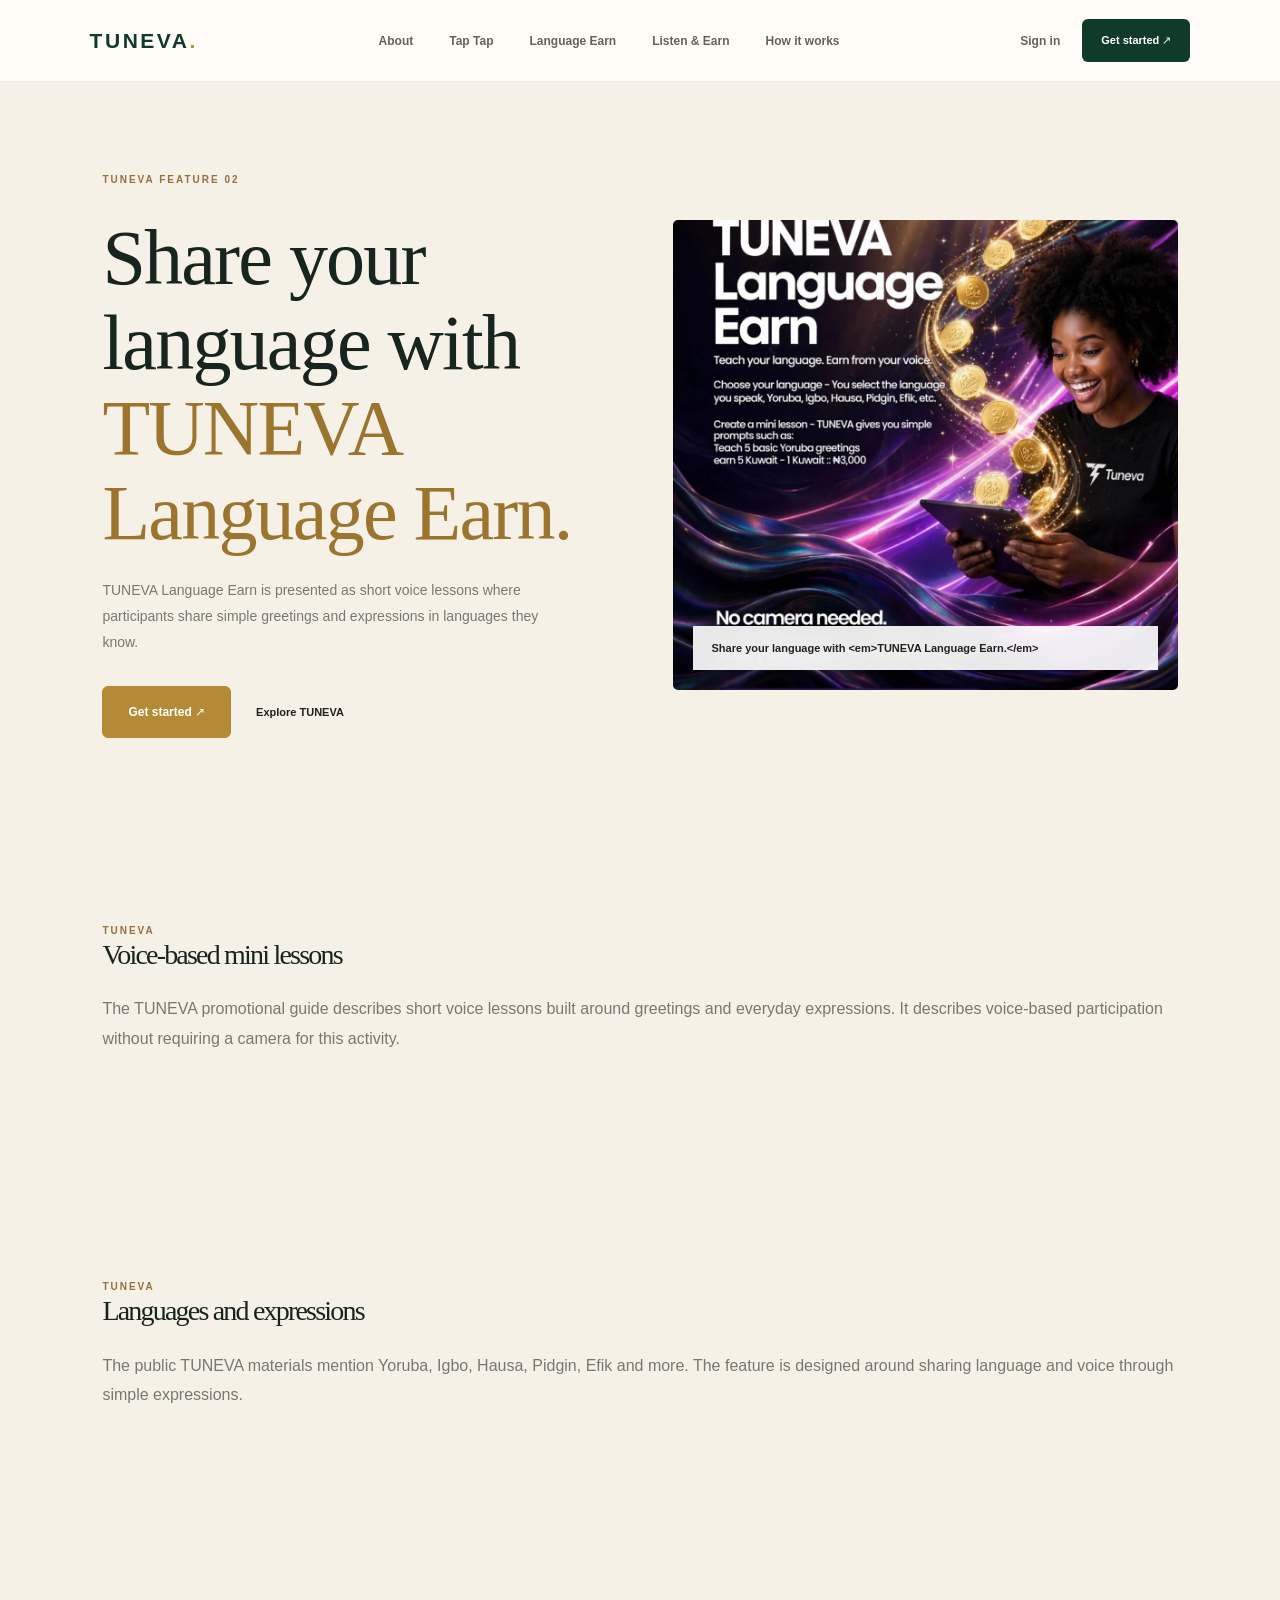
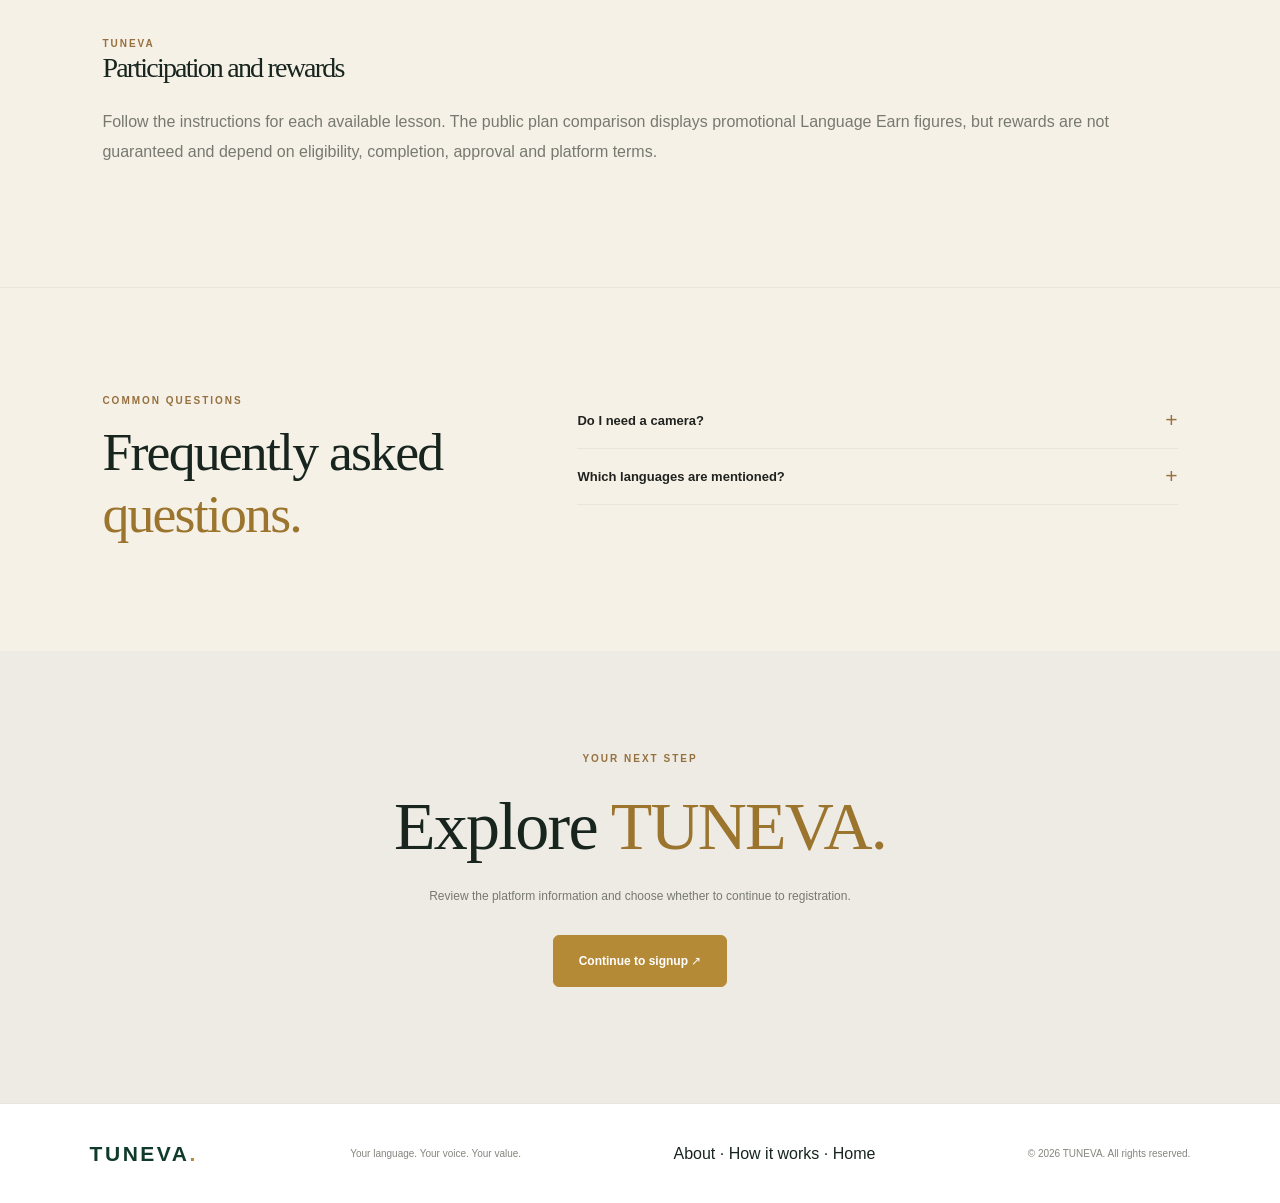
<file: language-earn/index.html>
<!doctype html><html lang="en"><head>
<meta charset="utf-8"><meta name="viewport" content="width=device-width,initial-scale=1">
<title>TUNEVA Language Earn | Share Greetings in Your Language</title><meta name="description" content="Explore TUNEVA Language Earn, short voice lessons and sharing greetings and expressions in Yoruba, Igbo, Hausa, Pidgin, Efik and more.">
<meta name="robots" content="index,follow"><link rel="canonical" href="https://tunevaconnect.top/language-earn/">
<meta property="og:type" content="website"><meta property="og:site_name" content="TUNEVA"><meta property="og:title" content="TUNEVA Language Earn | Share Greetings in Your Language"><meta property="og:description" content="Explore TUNEVA Language Earn, short voice lessons and sharing greetings and expressions in Yoruba, Igbo, Hausa, Pidgin, Efik and more."><meta property="og:url" content="https://tunevaconnect.top/language-earn/"><meta property="og:image" content="https://tunevaconnect.top/assets/brand.webp">
<meta name="twitter:card" content="summary_large_image"><meta name="twitter:title" content="TUNEVA Language Earn | Share Greetings in Your Language"><meta name="twitter:description" content="Explore TUNEVA Language Earn, short voice lessons and sharing greetings and expressions in Yoruba, Igbo, Hausa, Pidgin, Efik and more."><meta name="twitter:image" content="https://tunevaconnect.top/assets/brand.webp">
<link rel="icon" href="/assets/icon.svg"><link rel="stylesheet" href="/styles.css">
<script type="application/ld+json">{"@context": "https://schema.org", "@type": "WebPage", "name": "TUNEVA Language Earn | Share Greetings in Your Language", "description": "Explore TUNEVA Language Earn, short voice lessons and sharing greetings and expressions in Yoruba, Igbo, Hausa, Pidgin, Efik and more.", "url": "https://tunevaconnect.top/language-earn/", "isPartOf": {"@type": "WebSite", "name": "TUNEVA", "url": "https://tunevaconnect.top/"}, "inLanguage": "en"}</script></head><body class="tuneva-home">
<header class="site-header">
<a class="wordmark" href="/">TUNEVA<span class="brand-dot">.</span></a>
<nav class="desktop-nav" aria-label="Main navigation">
<a href="/about/">About</a><a href="/tap-tap/">Tap Tap</a><a href="/language-earn/">Language Earn</a><a href="/listen-earn/">Listen &amp; Earn</a><a href="/how-it-works/">How it works</a>
</nav><div class="header-actions"><a class="header-signin" href="/app.html#login">Sign in</a><a class="nav-cta" href="/app.html#signup">Get started ↗</a></div></header><main><section class="new-hero"><div class="hero-content"><div class="eyebrow">TUNEVA FEATURE 02</div><h1>Share your language with <em>TUNEVA Language Earn.</em></h1><p>TUNEVA Language Earn is presented as short voice lessons where participants share simple greetings and expressions in languages they know.</p><div class="hero-actions"><a class="button button-gold" href="/app.html#signup">Get started ↗</a><a class="play-link" href="/">Explore TUNEVA</a></div></div><figure class="hero-photo"><img src="/assets/language.webp" alt="Share your language with &lt;em&gt;TUNEVA Language Earn.&lt;/em&gt;" loading="eager"><figcaption>Share your language with &lt;em&gt;TUNEVA Language Earn.&lt;/em&gt;</figcaption></figure></section>
<section class="section"><div class="eyebrow">TUNEVA</div><h2>Voice-based mini lessons</h2><p>The TUNEVA promotional guide describes short voice lessons built around greetings and everyday expressions. It describes voice-based participation without requiring a camera for this activity.</p></section><section class="section"><div class="eyebrow">TUNEVA</div><h2>Languages and expressions</h2><p>The public TUNEVA materials mention Yoruba, Igbo, Hausa, Pidgin, Efik and more. The feature is designed around sharing language and voice through simple expressions.</p></section><section class="section"><div class="eyebrow">TUNEVA</div><h2>Participation and rewards</h2><p>Follow the instructions for each available lesson. The public plan comparison displays promotional Language Earn figures, but rewards are not guaranteed and depend on eligibility, completion, approval and platform terms.</p></section><section class="section faq"><div class="faq-heading"><div class="eyebrow">COMMON QUESTIONS</div><h2>Frequently asked <em>questions.</em></h2></div><div class="questions"><details><summary>Do I need a camera?</summary><p>The promotional guide describes Language Earn as voice-based and says a camera is not required for that activity.</p></details><details><summary>Which languages are mentioned?</summary><p>Yoruba, Igbo, Hausa, Pidgin, Efik and more are mentioned in TUNEVA's public materials.</p></details></div></section><section class="join"><div class="eyebrow">YOUR NEXT STEP</div><h2>Explore <em>TUNEVA.</em></h2><p>Review the platform information and choose whether to continue to registration.</p><a class="button button-gold media-cta" href="/app.html#signup">Continue to signup ↗</a></section></main>
<footer class="site-footer"><a class="wordmark" href="/">TUNEVA<span class="brand-dot">.</span></a><p>Your language. Your voice. Your value.</p><nav aria-label="Footer navigation"><a href="/about/">About</a> · <a href="/how-it-works/">How it works</a> · <a href="/">Home</a></nav><span>© 2026 TUNEVA. All rights reserved.</span></footer></body></html>
</file>
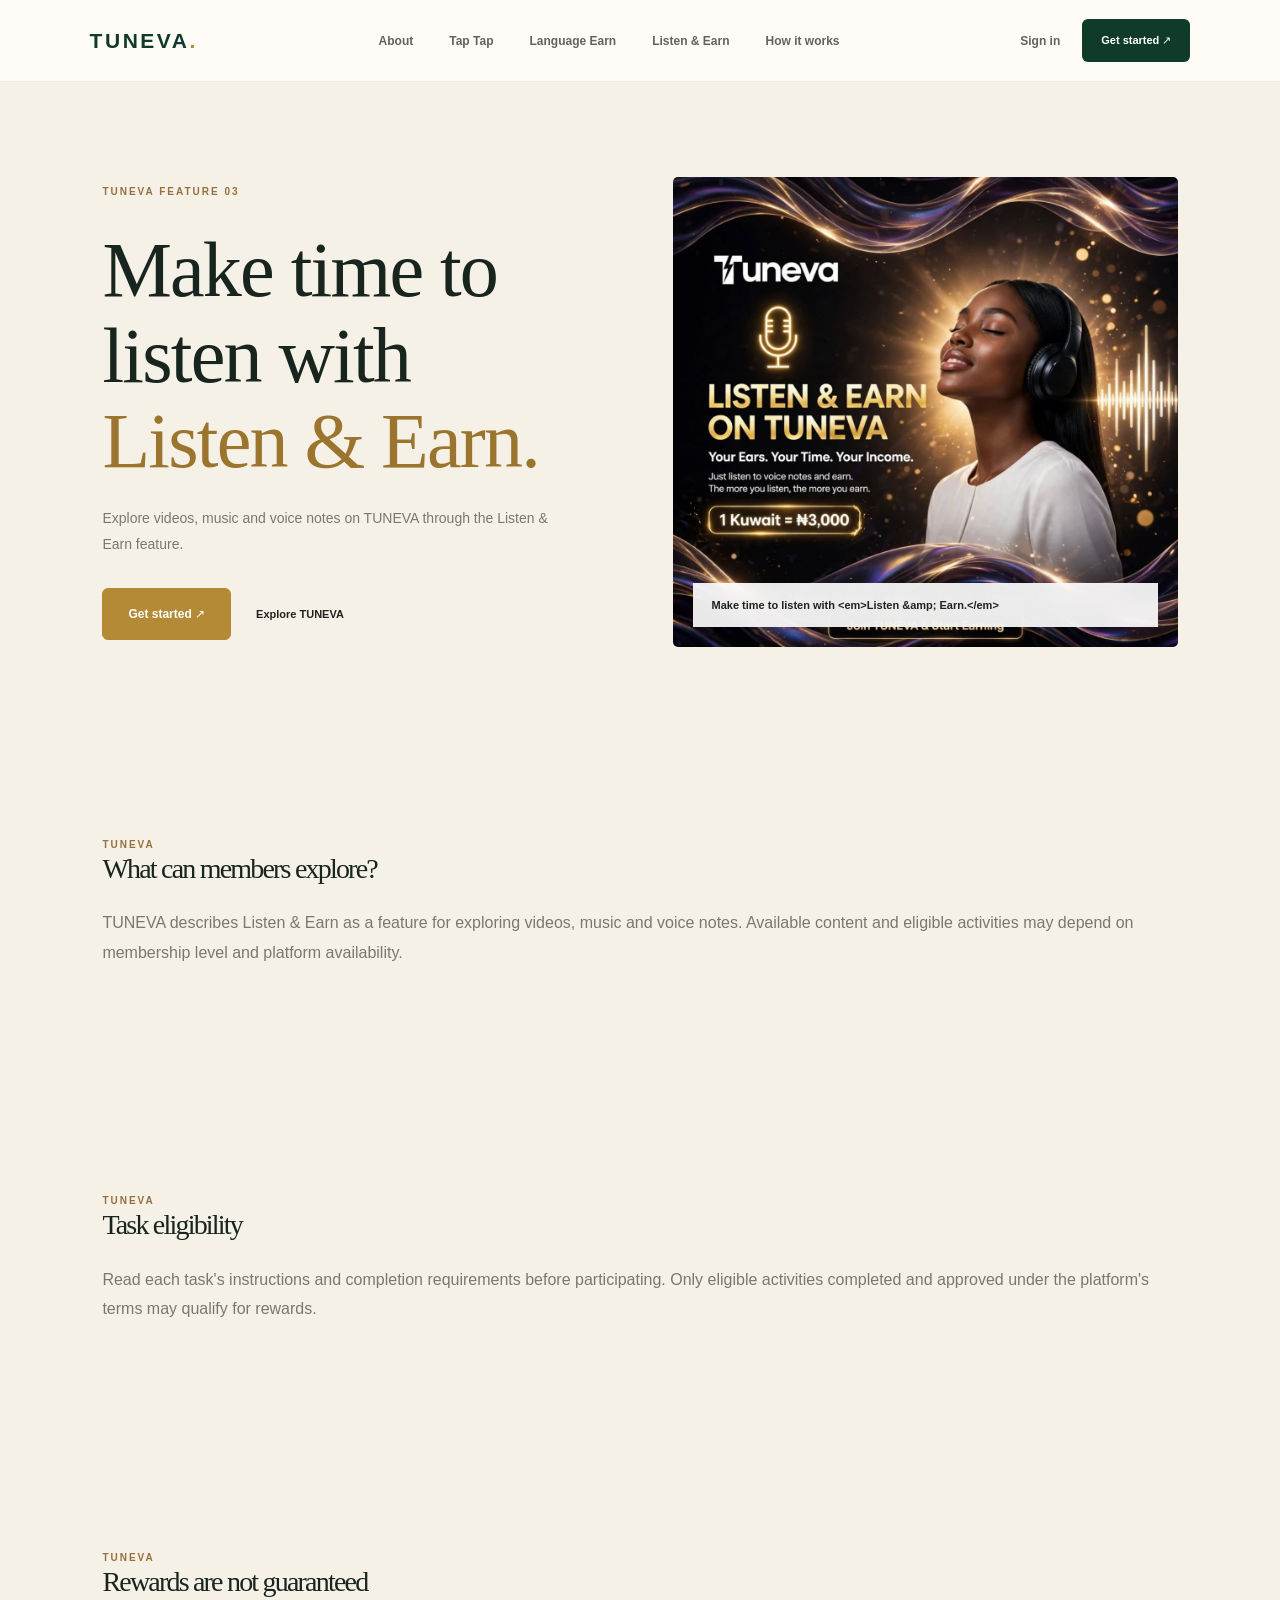
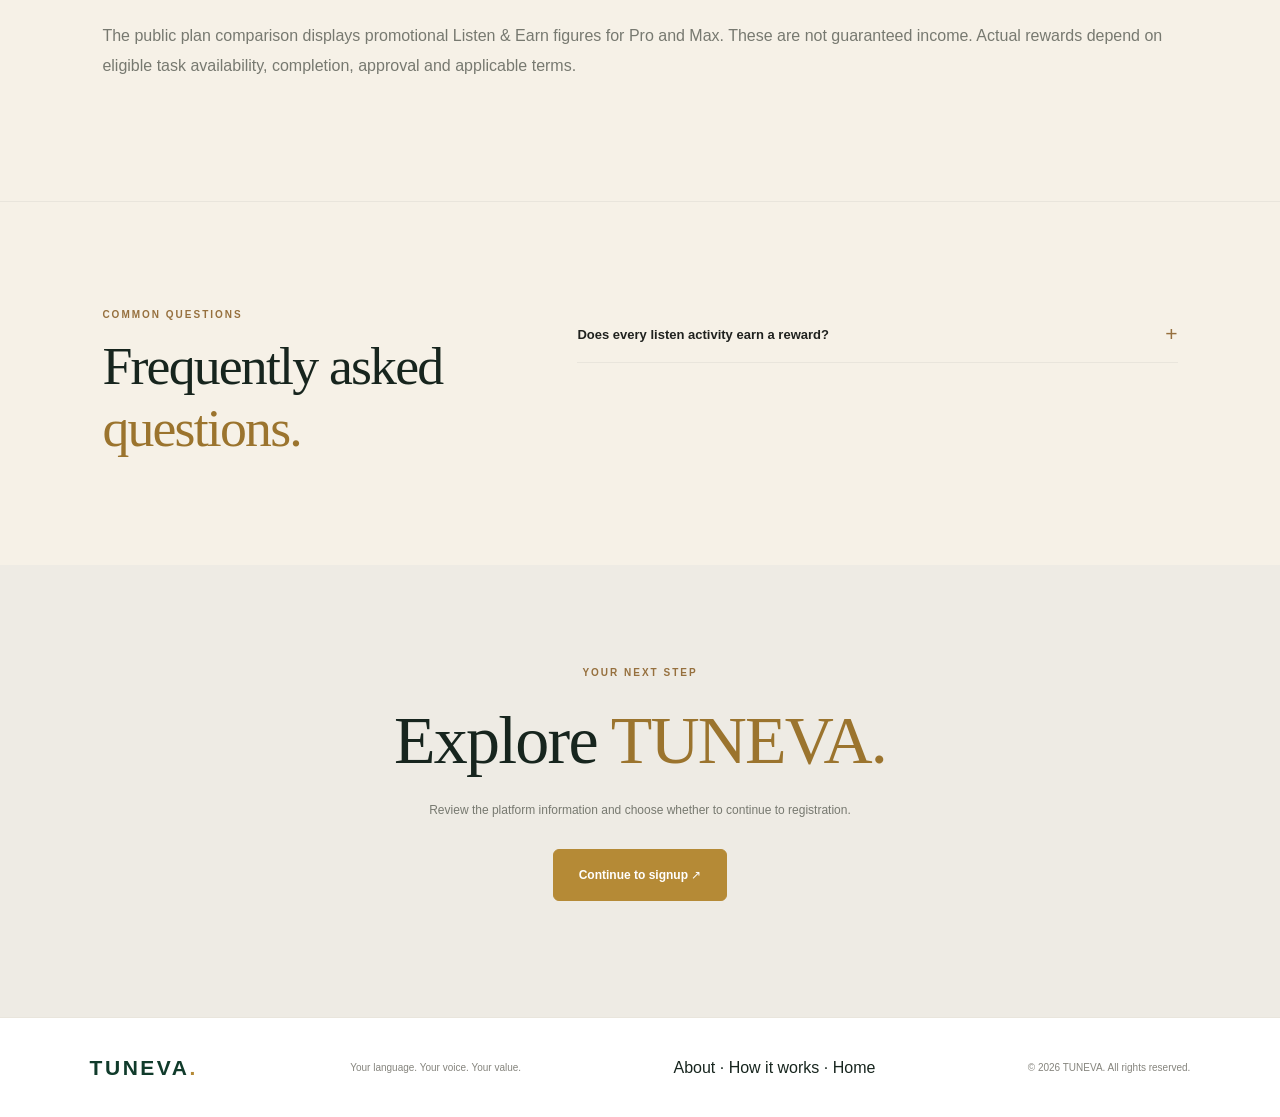
<file: listen-earn/index.html>
<!doctype html><html lang="en"><head>
<meta charset="utf-8"><meta name="viewport" content="width=device-width,initial-scale=1">
<title>TUNEVA Listen &amp; Earn | Videos, Music and Voice Notes</title><meta name="description" content="Learn about TUNEVA Listen &amp; Earn, a feature for exploring videos, music and voice notes, with task eligibility and reward conditions.">
<meta name="robots" content="index,follow"><link rel="canonical" href="https://tunevaconnect.top/listen-earn/">
<meta property="og:type" content="website"><meta property="og:site_name" content="TUNEVA"><meta property="og:title" content="TUNEVA Listen &amp; Earn | Videos, Music and Voice Notes"><meta property="og:description" content="Learn about TUNEVA Listen &amp; Earn, a feature for exploring videos, music and voice notes, with task eligibility and reward conditions."><meta property="og:url" content="https://tunevaconnect.top/listen-earn/"><meta property="og:image" content="https://tunevaconnect.top/assets/brand.webp">
<meta name="twitter:card" content="summary_large_image"><meta name="twitter:title" content="TUNEVA Listen &amp; Earn | Videos, Music and Voice Notes"><meta name="twitter:description" content="Learn about TUNEVA Listen &amp; Earn, a feature for exploring videos, music and voice notes, with task eligibility and reward conditions."><meta name="twitter:image" content="https://tunevaconnect.top/assets/brand.webp">
<link rel="icon" href="/assets/icon.svg"><link rel="stylesheet" href="/styles.css">
<script type="application/ld+json">{"@context": "https://schema.org", "@type": "WebPage", "name": "TUNEVA Listen & Earn | Videos, Music and Voice Notes", "description": "Learn about TUNEVA Listen & Earn, a feature for exploring videos, music and voice notes, with task eligibility and reward conditions.", "url": "https://tunevaconnect.top/listen-earn/", "isPartOf": {"@type": "WebSite", "name": "TUNEVA", "url": "https://tunevaconnect.top/"}, "inLanguage": "en"}</script></head><body class="tuneva-home">
<header class="site-header">
<a class="wordmark" href="/">TUNEVA<span class="brand-dot">.</span></a>
<nav class="desktop-nav" aria-label="Main navigation">
<a href="/about/">About</a><a href="/tap-tap/">Tap Tap</a><a href="/language-earn/">Language Earn</a><a href="/listen-earn/">Listen &amp; Earn</a><a href="/how-it-works/">How it works</a>
</nav><div class="header-actions"><a class="header-signin" href="/app.html#login">Sign in</a><a class="nav-cta" href="/app.html#signup">Get started ↗</a></div></header><main><section class="new-hero"><div class="hero-content"><div class="eyebrow">TUNEVA FEATURE 03</div><h1>Make time to listen with <em>Listen &amp; Earn.</em></h1><p>Explore videos, music and voice notes on TUNEVA through the Listen & Earn feature.</p><div class="hero-actions"><a class="button button-gold" href="/app.html#signup">Get started ↗</a><a class="play-link" href="/">Explore TUNEVA</a></div></div><figure class="hero-photo"><img src="/assets/listen.webp" alt="Make time to listen with &lt;em&gt;Listen &amp;amp; Earn.&lt;/em&gt;" loading="eager"><figcaption>Make time to listen with &lt;em&gt;Listen &amp;amp; Earn.&lt;/em&gt;</figcaption></figure></section>
<section class="section"><div class="eyebrow">TUNEVA</div><h2>What can members explore?</h2><p>TUNEVA describes Listen &amp; Earn as a feature for exploring videos, music and voice notes. Available content and eligible activities may depend on membership level and platform availability.</p></section><section class="section"><div class="eyebrow">TUNEVA</div><h2>Task eligibility</h2><p>Read each task's instructions and completion requirements before participating. Only eligible activities completed and approved under the platform's terms may qualify for rewards.</p></section><section class="section"><div class="eyebrow">TUNEVA</div><h2>Rewards are not guaranteed</h2><p>The public plan comparison displays promotional Listen &amp; Earn figures for Pro and Max. These are not guaranteed income. Actual rewards depend on eligible task availability, completion, approval and applicable terms.</p></section><section class="section faq"><div class="faq-heading"><div class="eyebrow">COMMON QUESTIONS</div><h2>Frequently asked <em>questions.</em></h2></div><div class="questions"><details><summary>Does every listen activity earn a reward?</summary><p>Not necessarily. Eligibility depends on the task, membership level, completion requirements, approval and platform terms.</p></details></div></section><section class="join"><div class="eyebrow">YOUR NEXT STEP</div><h2>Explore <em>TUNEVA.</em></h2><p>Review the platform information and choose whether to continue to registration.</p><a class="button button-gold media-cta" href="/app.html#signup">Continue to signup ↗</a></section></main>
<footer class="site-footer"><a class="wordmark" href="/">TUNEVA<span class="brand-dot">.</span></a><p>Your language. Your voice. Your value.</p><nav aria-label="Footer navigation"><a href="/about/">About</a> · <a href="/how-it-works/">How it works</a> · <a href="/">Home</a></nav><span>© 2026 TUNEVA. All rights reserved.</span></footer></body></html>
</file>
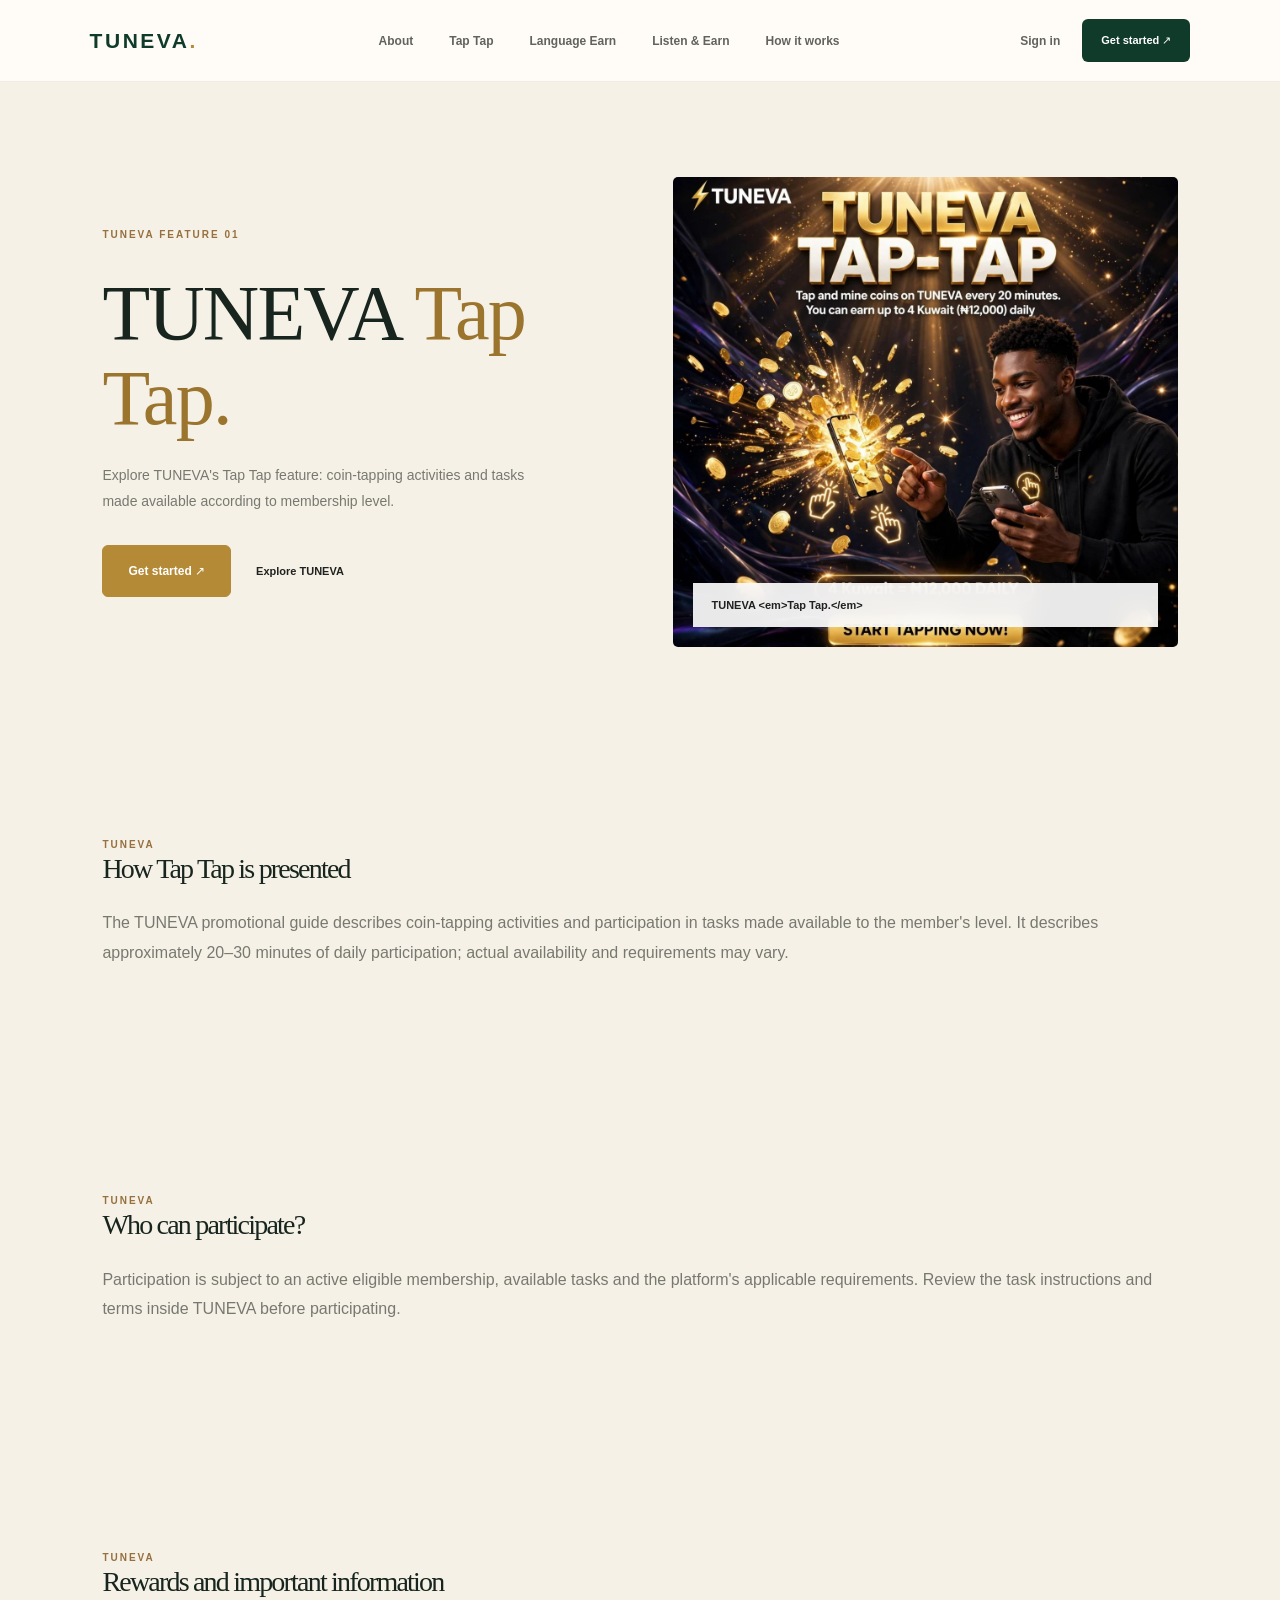
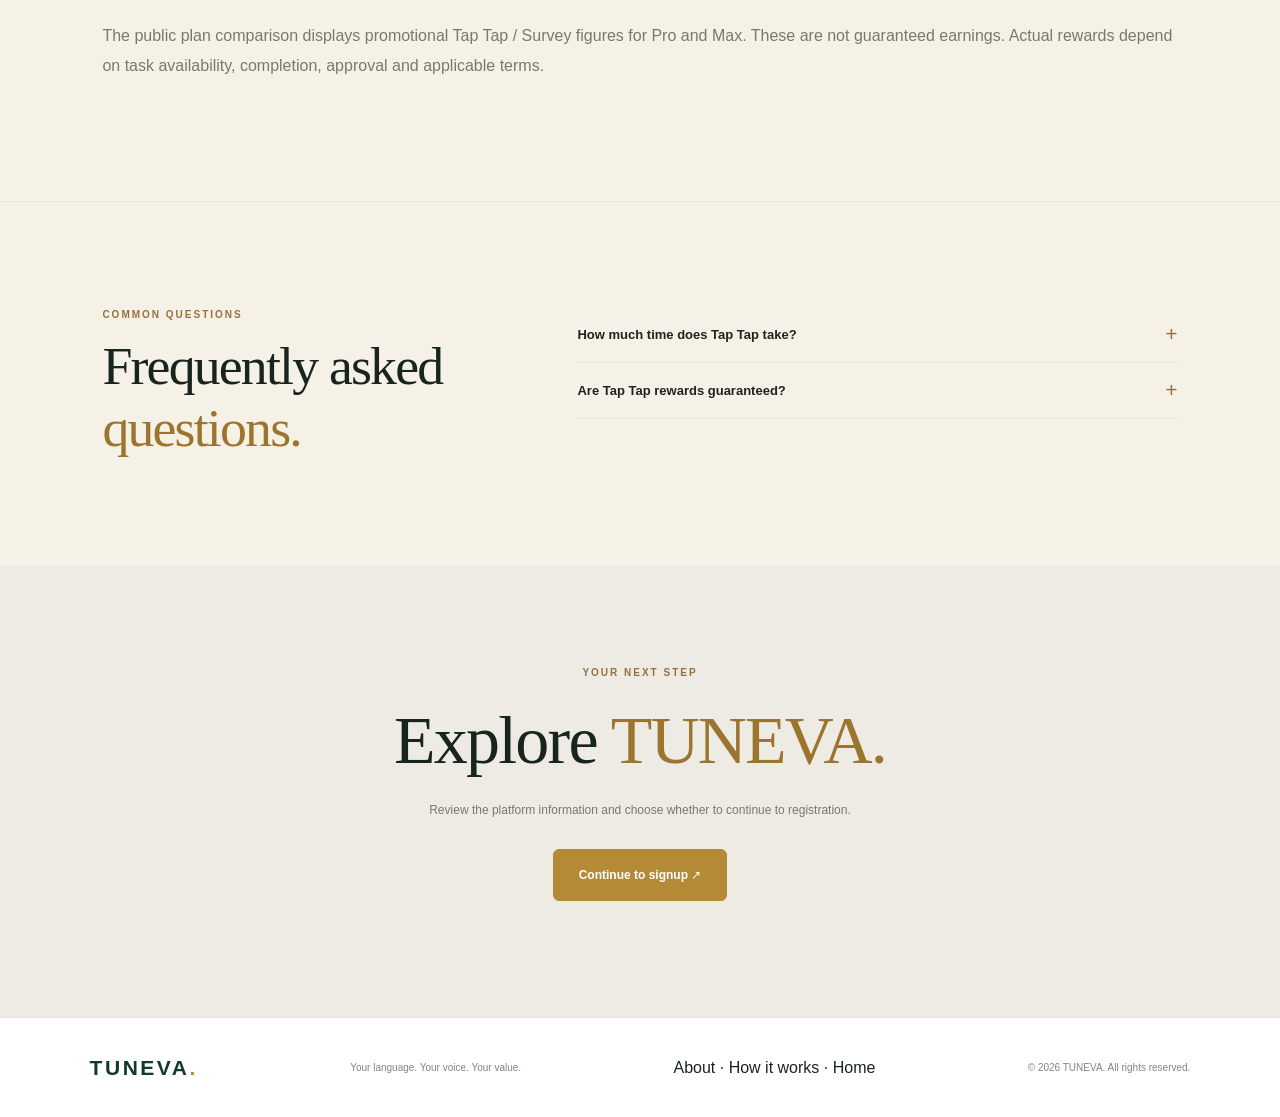
<file: tap-tap/index.html>
<!doctype html><html lang="en"><head>
<meta charset="utf-8"><meta name="viewport" content="width=device-width,initial-scale=1">
<title>TUNEVA Tap Tap | Coin-Tapping Activities and Tasks</title><meta name="description" content="Discover TUNEVA Tap Tap, the platform&#x27;s coin-tapping activities, participation tasks and membership-level information.">
<meta name="robots" content="index,follow"><link rel="canonical" href="https://tunevaconnect.top/tap-tap/">
<meta property="og:type" content="website"><meta property="og:site_name" content="TUNEVA"><meta property="og:title" content="TUNEVA Tap Tap | Coin-Tapping Activities and Tasks"><meta property="og:description" content="Discover TUNEVA Tap Tap, the platform&#x27;s coin-tapping activities, participation tasks and membership-level information."><meta property="og:url" content="https://tunevaconnect.top/tap-tap/"><meta property="og:image" content="https://tunevaconnect.top/assets/brand.webp">
<meta name="twitter:card" content="summary_large_image"><meta name="twitter:title" content="TUNEVA Tap Tap | Coin-Tapping Activities and Tasks"><meta name="twitter:description" content="Discover TUNEVA Tap Tap, the platform&#x27;s coin-tapping activities, participation tasks and membership-level information."><meta name="twitter:image" content="https://tunevaconnect.top/assets/brand.webp">
<link rel="icon" href="/assets/icon.svg"><link rel="stylesheet" href="/styles.css">
<script type="application/ld+json">{"@context": "https://schema.org", "@type": "WebPage", "name": "TUNEVA Tap Tap | Coin-Tapping Activities and Tasks", "description": "Discover TUNEVA Tap Tap, the platform's coin-tapping activities, participation tasks and membership-level information.", "url": "https://tunevaconnect.top/tap-tap/", "isPartOf": {"@type": "WebSite", "name": "TUNEVA", "url": "https://tunevaconnect.top/"}, "inLanguage": "en"}</script></head><body class="tuneva-home">
<header class="site-header">
<a class="wordmark" href="/">TUNEVA<span class="brand-dot">.</span></a>
<nav class="desktop-nav" aria-label="Main navigation">
<a href="/about/">About</a><a href="/tap-tap/">Tap Tap</a><a href="/language-earn/">Language Earn</a><a href="/listen-earn/">Listen &amp; Earn</a><a href="/how-it-works/">How it works</a>
</nav><div class="header-actions"><a class="header-signin" href="/app.html#login">Sign in</a><a class="nav-cta" href="/app.html#signup">Get started ↗</a></div></header><main><section class="new-hero"><div class="hero-content"><div class="eyebrow">TUNEVA FEATURE 01</div><h1>TUNEVA <em>Tap Tap.</em></h1><p>Explore TUNEVA's Tap Tap feature: coin-tapping activities and tasks made available according to membership level.</p><div class="hero-actions"><a class="button button-gold" href="/app.html#signup">Get started ↗</a><a class="play-link" href="/">Explore TUNEVA</a></div></div><figure class="hero-photo"><img src="/assets/tap.webp" alt="TUNEVA &lt;em&gt;Tap Tap.&lt;/em&gt;" loading="eager"><figcaption>TUNEVA &lt;em&gt;Tap Tap.&lt;/em&gt;</figcaption></figure></section>
<section class="section"><div class="eyebrow">TUNEVA</div><h2>How Tap Tap is presented</h2><p>The TUNEVA promotional guide describes coin-tapping activities and participation in tasks made available to the member's level. It describes approximately 20–30 minutes of daily participation; actual availability and requirements may vary.</p></section><section class="section"><div class="eyebrow">TUNEVA</div><h2>Who can participate?</h2><p>Participation is subject to an active eligible membership, available tasks and the platform's applicable requirements. Review the task instructions and terms inside TUNEVA before participating.</p></section><section class="section"><div class="eyebrow">TUNEVA</div><h2>Rewards and important information</h2><p>The public plan comparison displays promotional Tap Tap / Survey figures for Pro and Max. These are not guaranteed earnings. Actual rewards depend on task availability, completion, approval and applicable terms.</p></section><section class="section faq"><div class="faq-heading"><div class="eyebrow">COMMON QUESTIONS</div><h2>Frequently asked <em>questions.</em></h2></div><div class="questions"><details><summary>How much time does Tap Tap take?</summary><p>The promotional guide describes around 20–30 minutes of daily participation. Actual task availability and time requirements may vary.</p></details><details><summary>Are Tap Tap rewards guaranteed?</summary><p>No. Rewards depend on eligible task availability, successful completion, approval and applicable platform terms.</p></details></div></section><section class="join"><div class="eyebrow">YOUR NEXT STEP</div><h2>Explore <em>TUNEVA.</em></h2><p>Review the platform information and choose whether to continue to registration.</p><a class="button button-gold media-cta" href="/app.html#signup">Continue to signup ↗</a></section></main>
<footer class="site-footer"><a class="wordmark" href="/">TUNEVA<span class="brand-dot">.</span></a><p>Your language. Your voice. Your value.</p><nav aria-label="Footer navigation"><a href="/about/">About</a> · <a href="/how-it-works/">How it works</a> · <a href="/">Home</a></nav><span>© 2026 TUNEVA. All rights reserved.</span></footer></body></html>
</file>
<file: styles.css>
/* TUNEVA design tokens — change these to retheme the whole website. */
:root {
  --bg: #f6f5fb;
  --ink: #242337;
  --muted: #77768c;
  --purple: #7760db;
  --purple-dark: #5b43bc;
  --line: #e7e4ef;
  --glass: rgba(255, 255, 255, 0.73);
  --radius: 24px;
  --shadow: 0 18px 50px rgba(72, 52, 110, 0.055);
  font-family:
    Inter,
    ui-sans-serif,
    -apple-system,
    BlinkMacSystemFont,
    "Segoe UI",
    sans-serif;
  color: var(--ink);
  background: var(--bg);
  font-synthesis: none;
}
* {
  box-sizing: border-box;
}
body {
  margin: 0;
  min-height: 100vh;
  background:
    radial-gradient(ellipse at 88% 4%, #e8e1fb80, transparent 42%),
    radial-gradient(ellipse at 8% 90%, #e3f5ee65, transparent 40%), var(--bg);
}
a {
  color: inherit;
  text-decoration: none;
}
button,
input,
select,
textarea {
  font: inherit;
}
button,
a,
input,
select,
textarea {
  -webkit-tap-highlight-color: transparent;
}
button {
  cursor: pointer;
}
button:disabled {
  opacity: 0.5;
  cursor: not-allowed;
}
button:focus-visible,
a:focus-visible,
input:focus-visible,
textarea:focus-visible,
select:focus-visible {
  outline: 3px solid #b2a2f1;
  outline-offset: 3px;
}
button,
a {
  touch-action: manipulation;
}
h1,
h2,
h3,
p {
  margin-top: 0;
}
h1,
h2,
h3 {
  font-weight: 600;
  letter-spacing: -0.045em;
}
p {
  line-height: 1.7;
}
h1 {
  font-size: 40px;
  line-height: 1.15;
}
h2 {
  font-size: 28px;
}
h3 {
  font-size: 19px;
  line-height: 1.3;
}
em {
  font-style: normal;
  color: var(--purple);
}
[hidden] {
  display: none !important;
}
.muted,
.fine {
  color: var(--muted);
}
.fine {
  font-size: 12px;
  line-height: 1.7;
}
.eyebrow {
  font-size: 10px;
  letter-spacing: 0.16em;
  font-weight: 700;
  color: var(--muted);
  display: block;
}
.dot {
  display: inline-block;
  width: 7px;
  height: 7px;
  border-radius: 50%;
  background: #8a78ce;
  margin-right: 7px;
}
.glass {
  background: var(--glass);
  backdrop-filter: blur(24px);
  -webkit-backdrop-filter: blur(24px);
  border: 1px solid #ffffffed;
  border-radius: var(--radius);
  box-shadow: var(--shadow);
}
.brand {
  font-size: 25px;
  font-weight: 700;
  letter-spacing: -1.4px;
  white-space: nowrap;
}
.brand > span:first-child {
  display: inline-grid;
  place-items: center;
  color: white;
  background: linear-gradient(145deg, #9c85ed, #6c56c4);
  border-radius: 11px;
  width: 35px;
  height: 35px;
  font-size: 23px;
  margin-right: 10px;
  letter-spacing: -4px;
  padding-right: 4px;
}
.brand-dot {
  color: var(--purple);
}
.button {
  display: inline-flex;
  align-items: center;
  justify-content: center;
  gap: 18px;
  background: var(--purple);
  color: white;
  border: 1px solid transparent;
  padding: 14px 22px;
  border-radius: 12px;
  font-size: 13px;
  font-weight: 600;
  min-height: 46px;
  transition:
    background 0.2s,
    transform 0.2s;
}
.button:hover {
  background: var(--purple-dark);
  transform: translateY(-1px);
}
.button.secondary {
  color: var(--ink);
  background: #fff;
  border-color: var(--line);
}
.button.secondary:hover {
  background: #f3f0fb;
}
.button.small {
  padding: 9px 15px;
  min-height: 38px;
  font-size: 12px;
}
.button.danger {
  color: #ad424d;
  background: #fff0f1;
  border-color: #f4d4d7;
}
.text-link {
  font-size: 13px;
  font-weight: 600;
  color: var(--purple);
}
.actions {
  display: flex;
  gap: 14px;
  align-items: center;
  flex-wrap: wrap;
}
.row {
  display: flex;
  align-items: center;
  justify-content: space-between;
  gap: 16px;
}
.pill {
  display: inline-block;
  padding: 6px 9px;
  background: #f0eef6;
  border-radius: 7px;
  color: #777389;
  font-size: 10px;
  font-weight: 650;
  letter-spacing: 0.04em;
  white-space: nowrap;
}
.pill.purple {
  background: #eee8ff;
  color: #745cc3;
}
.pill.green {
  background: #e6f5ed;
  color: #307354;
}
.pill.amber {
  background: #fff2dc;
  color: #8f6d26;
}
.pill.red {
  background: #fae7e8;
  color: #a0404b;
}
.lilac {
  background: #ece7fb;
  color: #8b70d1;
}
.peach {
  background: #fff0e5;
  color: #cc9970;
}
.mint {
  background: #e4f3ed;
  color: #6a9f8b;
}
.centered {
  text-align: center;
}
.loading {
  padding: 60px;
  text-align: center;
}
.empty {
  padding: 36px 20px;
  text-align: center;
  color: var(--muted);
  font-size: 14px;
}
.notice {
  border: 1px solid #e4daf8;
  background: #f1ecfc;
  padding: 16px 20px;
  border-radius: 15px;
  color: #655583;
  font-size: 13px;
  line-height: 1.7;
  margin-bottom: 20px;
}
.notice .button {
  margin-top: 10px;
}
label.field {
  display: flex;
  flex-direction: column;
  gap: 8px;
  font-size: 12px;
  font-weight: 600;
  margin-bottom: 18px;
}
input,
select,
textarea {
  width: 100%;
  padding: 12px 13px;
  border: 1px solid #e1ddea;
  background: #fff;
  border-radius: 10px;
  color: var(--ink);
  font-size: 14px;
}
textarea {
  resize: vertical;
  min-height: 90px;
}
input[type="radio"] {
  width: auto;
  accent-color: var(--purple);
}
.field-help {
  font-size: 11px;
  color: var(--muted);
  font-weight: 400;
}
.fields-two {
  display: grid;
  grid-template-columns: 1fr 1fr;
  gap: 14px;
}
.error {
  color: #a93a4d;
  font-size: 13px;
  line-height: 1.6;
}
.form-status {
  min-height: 20px;
}
.full {
  width: 100%;
}
/* Public pages */
.landing-nav,
.landing main,
.landing-footer {
  max-width: 1200px;
  margin: auto;
}
.landing-nav {
  display: flex;
  align-items: center;
  justify-content: space-between;
  padding: 28px 30px;
}
.landing-nav nav {
  display: flex;
  align-items: center;
  gap: 32px;
  font-size: 12px;
  color: #656176;
}
.hero {
  padding: 70px 30px 95px;
  display: grid;
  grid-template-columns: 1.13fr 1fr;
  gap: 40px;
  align-items: center;
}
.hero h1 {
  font-size: clamp(42px, 5.3vw, 68px);
  letter-spacing: -0.065em;
  margin: 25px 0;
}
.hero p {
  color: var(--muted);
  font-size: 15px;
  line-height: 1.9;
}
.hero .actions {
  margin-top: 30px;
}
.hero-foot {
  display: flex;
  gap: 28px;
  margin-top: 55px;
  font-size: 9px;
  letter-spacing: 0.13em;
  color: #9791a7;
}
.hero-art {
  position: relative;
  height: 440px;
  display: flex;
  align-items: center;
  justify-content: center;
  isolation: isolate;
  transition: transform 0.3s;
}
.orb {
  position: absolute;
  border-radius: 50%;
  z-index: -1;
}
.orb-one {
  height: 340px;
  width: 340px;
  background: radial-gradient(
    circle at 30% 20%,
    #f6f0ff,
    #cdb9ef 50%,
    #a398d7 85%
  );
  box-shadow: inset -25px -30px 60px #9982c830;
  right: 0;
  top: 0;
}
.orb-two {
  height: 185px;
  width: 185px;
  background: radial-gradient(circle at 35% 20%, #f9fcff, #cfdfdb 70%, #b6c4d5);
  bottom: 0;
  left: 0;
}
.floating-card {
  width: 330px;
  min-height: 310px;
  padding: 35px;
  transform: rotate(-6deg);
  background: #ffffff85;
  box-shadow: 0 40px 90px #75609c20;
  border: 1px solid #ffffffb8;
}
.floating-card h2 {
  font-size: 35px;
  line-height: 1.16;
  margin: 22px 0;
}
.language-cloud {
  display: flex;
  flex-wrap: wrap;
  gap: 7px;
}
.language-cloud span {
  font-size: 12px;
  background: #ffffff80;
  padding: 7px 12px;
  border: 1px solid white;
  border-radius: 9px;
}
.mini-progress {
  height: 4px;
  background: #e4dcec;
  border-radius: 4px;
  margin-top: 24px;
}
.mini-progress span {
  display: block;
  width: 65%;
  height: 100%;
  background: #a38ad5;
  border-radius: 4px;
}
.floating-card p {
  font-size: 10px;
  margin: 12px 0 0;
}
.float-pill {
  position: absolute;
  right: -3px;
  bottom: 35px;
  padding: 18px 23px;
  font-size: 12px;
  transform: rotate(5deg);
  border-radius: 15px;
}
.art-caption {
  position: absolute;
  top: 13px;
  left: 8px;
  writing-mode: vertical-rl;
  font-size: 9px;
  letter-spacing: 0.18em;
  color: #9a90ad;
}
.landing-section {
  padding: 50px 30px;
}
.section-heading {
  display: flex;
  justify-content: space-between;
  align-items: end;
  gap: 20px;
  margin-bottom: 30px;
}
.section-heading h2 {
  font-size: 35px;
  line-height: 1.2;
  margin: 14px 0 0;
}
.section-heading p {
  font-size: 12px;
  color: var(--muted);
  margin: 0;
}
.feature-grid {
  display: grid;
  grid-template-columns: repeat(3, 1fr);
  gap: 18px;
}
.feature {
  padding: 30px;
}
.feature-symbol {
  display: grid;
  place-items: center;
  width: 46px;
  height: 46px;
  border-radius: 14px;
  font-size: 25px;
  margin-bottom: 30px;
}
.feature .eyebrow {
  font-size: 9px;
  margin-bottom: 14px;
}
.feature h3 {
  font-size: 22px;
  line-height: 1.3;
  max-width: 230px;
}
.feature p {
  font-size: 13px;
  color: var(--muted);
  margin: 0;
}
.story {
  margin: 50px 30px;
  padding: 40px;
  display: grid;
  grid-template-columns: 1fr 1fr;
  gap: 40px;
  align-items: center;
}
.story h2 {
  font-size: 38px;
  margin: 20px 0;
}
.story p {
  font-size: 13px;
  color: var(--muted);
  max-width: 360px;
}
.story video {
  width: 100%;
  height: 300px;
  object-fit: contain;
  border-radius: 16px;
  background: #201b32;
}
.plans {
  display: grid;
  grid-template-columns: 1fr 1fr;
  gap: 24px;
}
.plan {
  padding: 32px;
}
.plan.highlighted {
  background: linear-gradient(145deg, #f6f1ffb0, #ffffffc9);
  border-color: #d9ccf6;
}
.plan h3 {
  margin: 0;
}
.plan-price {
  font-size: 36px;
  letter-spacing: -1.5px;
  font-weight: 600;
  margin: 30px 0 15px;
}
.plan-price small {
  font-size: 12px;
  letter-spacing: 0;
  font-weight: 400;
  color: var(--muted);
}
.plan > p:not(.plan-price),
.plan li {
  font-size: 13px;
  color: var(--muted);
}
.plan ul {
  padding: 0;
  list-style: none;
  margin: 26px 0;
}
.plan li {
  padding: 8px 0;
}
.plan li:before {
  content: "✓";
  color: var(--purple);
  margin-right: 10px;
}
.plan .button {
  width: 100%;
}
.landing-section > .fine {
  margin: 24px 0;
}
.landing-footer {
  padding: 35px 30px;
  display: flex;
  align-items: center;
  justify-content: space-between;
  gap: 20px;
  border-top: 1px solid var(--line);
}
.landing-footer p,
.landing-footer > a:last-child {
  font-size: 12px;
  color: var(--muted);
  margin: 0;
}
/* Member shell */
#demo-banner {
  background: #efe9fd;
  color: #695298;
  font-size: 11px;
  text-align: center;
  padding: 9px 20px;
  border-bottom: 1px solid #dfd5f4;
  position: relative;
  z-index: 30;
}
.shell {
  max-width: 1600px;
  margin: auto;
  display: grid;
  grid-template-columns: 230px minmax(0, 1fr);
  min-height: 100vh;
}
.sidebar {
  padding: 37px 22px;
  border-right: 1px solid #e6e1ee;
  background: #ffffff60;
  backdrop-filter: blur(20px);
  display: flex;
  flex-direction: column;
  position: sticky;
  top: 0;
  height: 100vh;
}
.sidebar .brand {
  margin: 0 10px 45px;
}
.nav-label {
  font-size: 9px;
  letter-spacing: 0.15em;
  color: #a09aad;
  padding: 0 15px;
  margin: 0 0 12px;
}
.nav-link {
  display: flex;
  gap: 13px;
  align-items: center;
  padding: 13px 15px;
  border-radius: 11px;
  font-size: 13px;
  color: #8b859a;
  margin: 4px 0;
}
.nav-link .nav-icon {
  font-size: 19px;
  line-height: 1;
  width: 21px;
  text-align: center;
}
.nav-link:hover {
  background: #f5f1fc;
  color: #6954a1;
}
.nav-link.active {
  background: #ebe5f8;
  color: #7558c2;
  font-weight: 600;
}
.sidebar-bottom {
  margin-top: auto;
}
.sidebar-note {
  padding: 18px 15px;
  background: #eeebf5;
  border-radius: 14px;
  margin: 30px 0 18px;
}
.sidebar-note strong {
  font-size: 12px;
}
.sidebar-note p {
  font-size: 11px;
  color: var(--muted);
  margin: 7px 0 0;
}
.profile-mini {
  display: flex;
  gap: 10px;
  padding: 14px 5px;
  border-top: 1px solid var(--line);
  align-items: center;
}
.avatar {
  background: #e6def4;
  color: #8066b5;
  border: 2px solid white;
  border-radius: 50%;
  width: 35px;
  height: 35px;
  display: grid;
  place-items: center;
  font-size: 12px;
  font-weight: 650;
  flex: none;
}
.profile-mini strong {
  font-size: 12px;
  display: block;
}
.profile-mini small {
  font-size: 10px;
  color: var(--muted);
}
.main {
  padding: 28px 42px 60px;
  min-width: 0;
}
.topbar {
  display: flex;
  align-items: center;
  justify-content: space-between;
  padding-bottom: 27px;
  border-bottom: 1px solid var(--line);
  margin-bottom: 35px;
}
.breadcrumb {
  font-size: 12px;
  color: #9d96aa;
}
.breadcrumb strong {
  color: #5e566f;
  font-weight: 500;
}
.top-right {
  display: flex;
  align-items: center;
  gap: 15px;
}
.top-date {
  font-size: 11px;
  color: #8d879a;
}
.page-heading {
  margin-bottom: 30px;
}
.page-heading h1 {
  font-size: 32px;
  margin: 10px 0;
}
.page-heading p {
  font-size: 13px;
  color: var(--muted);
  margin: 0;
}
.stats {
  display: grid;
  grid-template-columns: repeat(3, 1fr);
  gap: 18px;
  margin-bottom: 30px;
}
.stat {
  padding: 24px;
}
.stat-top {
  display: flex;
  align-items: center;
  justify-content: space-between;
  font-size: 12px;
  color: var(--muted);
}
.stat-icon {
  width: 32px;
  height: 32px;
  display: grid;
  place-items: center;
  background: #f1edf9;
  color: #9c86c5;
  border-radius: 10px;
  font-size: 16px;
}
.stat-value {
  font-size: 31px;
  font-weight: 550;
  letter-spacing: -1.3px;
  margin: 14px 0 8px;
}
.stat p {
  font-size: 10px;
  color: #9690a3;
  margin: 0;
}
.dashboard-grid {
  display: grid;
  grid-template-columns: minmax(0, 1fr) 280px;
  gap: 24px;
}
.welcome-card {
  padding: 28px 30px;
  position: relative;
  overflow: hidden;
  background: linear-gradient(110deg, #ebe6f9b0, #f7f4ffa8);
  border-color: white;
  margin-bottom: 28px;
  min-height: 185px;
}
.welcome-card h2 {
  font-size: 26px;
  max-width: 320px;
  margin: 12px 0 8px;
}
.welcome-card p {
  font-size: 12px;
  color: #897d9f;
  max-width: 330px;
}
.welcome-card .button {
  position: relative;
  z-index: 1;
}
.welcome-shape {
  position: absolute;
  right: 25px;
  top: 30px;
  font-size: 120px;
  color: #d1c5ed;
  line-height: 1;
  transform: rotate(15deg);
  text-shadow: 10px 10px 0 #e1d9f5;
}
.section-title {
  display: flex;
  align-items: center;
  justify-content: space-between;
  margin: 25px 0 18px;
}
.section-title h2 {
  font-size: 18px;
  margin: 0;
}
.section-title a {
  font-size: 11px;
  color: var(--purple);
}
.task-grid {
  display: grid;
  grid-template-columns: repeat(2, minmax(0, 1fr));
  gap: 17px;
}
.task-grid.wide {
  grid-template-columns: repeat(3, minmax(0, 1fr));
}
.task-card {
  padding: 23px;
  display: flex;
  flex-direction: column;
  min-width: 0;
}
.task-card .row {
  align-items: start;
}
.task-symbol {
  height: 42px;
  width: 42px;
  border-radius: 13px;
  display: grid;
  place-items: center;
  font-size: 22px;
}
.task-category {
  font-size: 9px;
  color: #9c94ac;
  letter-spacing: 0.12em;
  margin: 22px 0 10px;
  font-weight: 600;
}
.task-card h3 {
  font-size: 17px;
  margin-bottom: 9px;
}
.task-card p {
  font-size: 11px;
  color: var(--muted);
  line-height: 1.8;
  margin-bottom: 22px;
}
.task-bottom {
  display: flex;
  align-items: center;
  justify-content: space-between;
  border-top: 1px solid #eeeaf4;
  padding-top: 17px;
  gap: 10px;
  margin-top: auto;
}
.task-bottom strong {
  font-size: 18px;
  font-weight: 600;
  color: #776096;
}
.task-bottom small {
  display: block;
  font-size: 9px;
  color: #aaa1b5;
  font-weight: 400;
  margin-top: 3px;
}
.task-bottom .button {
  padding: 8px 12px;
  min-height: 34px;
  font-size: 10px;
}
.side-card {
  padding: 25px;
  margin-bottom: 20px;
}
.side-card h3 {
  font-size: 16px;
}
.steps-list {
  list-style: none;
  padding: 0;
  margin: 23px 0 0;
}
.steps-list li {
  display: flex;
  gap: 12px;
  align-items: start;
  margin: 23px 0;
}
.steps-list span {
  font-size: 10px;
  border: 1px solid #e9e2f2;
  border-radius: 50%;
  padding: 7px;
  color: #a192b3;
  background: white;
}
.steps-list strong {
  font-size: 11px;
  font-weight: 600;
}
.steps-list p {
  font-size: 10px;
  line-height: 1.7;
  color: #9d94a9;
  margin: 5px 0 0;
}
.mini-item {
  padding: 15px 0;
  border-bottom: 1px solid #eeeaf3;
  display: flex;
  justify-content: space-between;
  gap: 12px;
}
.mini-item:last-child {
  border: 0;
}
.mini-item strong {
  font-size: 11px;
  font-weight: 600;
  display: block;
}
.mini-item small {
  font-size: 10px;
  color: #9b92a8;
  display: block;
  margin-top: 5px;
}
.filter-bar {
  display: flex;
  gap: 8px;
  flex-wrap: wrap;
  margin-bottom: 24px;
}
.filter {
  border: 1px solid #e5dfef;
  background: #ffffff70;
  color: #8d819f;
  padding: 10px 16px;
  border-radius: 30px;
  font-size: 11px;
}
.filter.active {
  background: #e9e0f7;
  color: #7155ac;
  border-color: #e4d8f5;
}
.panel {
  padding: 28px;
  margin-bottom: 24px;
}
.panel h2 {
  font-size: 20px;
}
.table-wrap {
  overflow: auto;
}
.table {
  width: 100%;
  border-collapse: collapse;
  font-size: 12px;
  text-align: left;
}
.table th {
  font-size: 10px;
  text-transform: uppercase;
  letter-spacing: 0.07em;
  color: #9d92ac;
  padding: 13px 12px;
  font-weight: 500;
  white-space: nowrap;
}
.table td {
  padding: 17px 12px;
  border-top: 1px solid #eee9f3;
  color: #71667e;
  vertical-align: top;
  line-height: 1.6;
}
.table td strong {
  color: #4e425e;
  font-weight: 550;
}
.table .actions {
  gap: 6px;
}
.table td .button {
  padding: 6px 10px;
  min-height: 30px;
  font-size: 10px;
}
.table small {
  display: block;
  color: #9b90a7;
}
.wallet-grid {
  display: grid;
  grid-template-columns: 1.2fr 1fr;
  gap: 24px;
}
.balance-card {
  padding: 32px;
  background: linear-gradient(120deg, #e7def5, #faf8ffa8);
}
.balance-card .stat-value {
  font-size: 44px;
  margin: 22px 0;
}
.review-card {
  margin-bottom: 18px;
  padding: 25px;
}
.review-card pre {
  white-space: pre-wrap;
  font: 13px/1.7 inherit;
  background: #f5f2f9;
  border-radius: 12px;
  padding: 16px;
  overflow-wrap: anywhere;
}
.review-card h3 {
  margin: 0;
}
.admin-tabs {
  margin-bottom: 25px;
}
.subtle {
  color: var(--muted);
  font-size: 12px;
}
.form-section {
  padding: 20px;
  background: #f8f6fb;
  border-radius: 14px;
  margin-bottom: 20px;
}
.question {
  padding: 18px;
  border: 1px solid var(--line);
  border-radius: 12px;
  margin-bottom: 15px;
}
.question label:last-child {
  margin-bottom: 0;
}
.quiz-option {
  display: flex;
  align-items: center;
  gap: 10px;
  padding: 12px;
  background: #f8f5fc;
  border-radius: 10px;
  font-size: 13px;
  margin: 8px 0;
}
.task-media {
  width: 100%;
  max-height: 320px;
  border-radius: 15px;
  background: #211b30;
  margin: 15px 0;
}
.media-progress {
  height: 7px;
  background: #ede7f5;
  border-radius: 8px;
  margin: 10px 0 6px;
}
.media-progress span {
  display: block;
  height: 100%;
  background: #a68acd;
  border-radius: 8px;
  width: 0;
}
.submission-data {
  display: grid;
  gap: 12px;
  margin: 20px 0;
}
.submission-data div {
  background: #f5f2f9;
  padding: 12px 15px;
  border-radius: 10px;
}
.submission-data span {
  font-size: 10px;
  color: #a293b2;
  display: block;
  text-transform: uppercase;
  letter-spacing: 0.08em;
  margin-bottom: 5px;
}
.submission-data p {
  font-size: 13px;
  margin: 0;
  white-space: pre-wrap;
  overflow-wrap: anywhere;
}
/* Auth, dialogs and feedback */
.auth-wrap {
  min-height: calc(100vh - 40px);
  display: grid;
  grid-template-columns: 1fr 1fr;
  max-width: 1120px;
  margin: auto;
  padding: 60px 35px;
  gap: 90px;
  align-items: center;
}
.auth-copy > .brand {
  display: inline-block;
  margin-bottom: 70px;
}
.auth-copy h1 {
  font-size: 50px;
  line-height: 1.12;
  margin: 25px 0;
}
.auth-copy p {
  color: var(--muted);
  font-size: 14px;
}
.auth-art {
  font-size: 150px;
  color: #c8b4e6;
  line-height: 1.3;
  letter-spacing: -15px;
  text-shadow: 10px 10px 0 #e7dff3;
}
.auth-card {
  padding: 38px;
}
.auth-card h2 {
  font-size: 28px;
  margin-bottom: 10px;
}
.auth-card > p {
  font-size: 13px;
  color: var(--muted);
  margin-bottom: 25px;
}
.auth-card .button {
  width: 100%;
  margin: 8px 0 20px;
}
.auth-bottom {
  font-size: 12px;
  text-align: center;
  color: var(--muted);
  margin: 0 !important;
}
.auth-bottom a {
  color: var(--purple);
  font-weight: 600;
}
.demo-accounts {
  margin-top: 25px;
  padding: 15px;
  border: 1px dashed #d4c7e6;
  border-radius: 10px;
  font-size: 11px;
  line-height: 1.9;
  color: #8b79a3;
}
.demo-accounts button {
  border: 0;
  background: none;
  color: #7250a6;
  padding: 3px;
  text-decoration: underline;
  font-size: 11px;
}
.check-label {
  display: flex;
  align-items: start;
  gap: 10px;
  font-size: 11px;
  line-height: 1.6;
  color: var(--muted);
  margin-bottom: 16px;
}
.check-label input {
  width: auto;
  margin-top: 3px;
}
dialog {
  border: 1px solid #fff;
  background: #fcfafff5;
  backdrop-filter: blur(30px);
  border-radius: 24px;
  box-shadow: 0 40px 100px #32214040;
  width: min(620px, calc(100% - 24px));
  padding: 30px;
  max-height: 90vh;
  color: var(--ink);
}
dialog::backdrop {
  background: #40334d60;
  backdrop-filter: blur(6px);
}
.dialog-heading {
  display: flex;
  align-items: start;
  justify-content: space-between;
  gap: 20px;
  margin-bottom: 25px;
}
.dialog-heading h2 {
  margin: 0;
  font-size: 24px;
}
.close {
  border: 1px solid var(--line);
  background: white;
  border-radius: 50%;
  width: 32px;
  height: 32px;
  color: #857493;
  flex: none;
}
.dialog-footer {
  margin-top: 25px;
}
.modal-note {
  font-size: 12px;
  color: var(--muted);
  line-height: 1.8;
}
#toast {
  position: fixed;
  left: 50%;
  bottom: 30px;
  transform: translate(-50%, 20px);
  padding: 15px 24px;
  border: 1px solid #e2d8ee;
  background: #fffdfdf5;
  color: #63516f;
  border-radius: 14px;
  box-shadow: 0 15px 50px #49325824;
  z-index: 100;
  opacity: 0;
  pointer-events: none;
  transition: 0.2s;
  width: max-content;
  max-width: calc(100% - 30px);
  font-size: 13px;
}
#toast.show {
  opacity: 1;
  transform: translate(-50%, 0);
}
@media (min-width: 1450px) {
  .main {
    padding-left: 55px;
    padding-right: 55px;
  }
  .dashboard-grid {
    grid-template-columns: minmax(0, 1fr) 320px;
  }
  .task-card {
    padding: 28px;
  }
}
@media (max-width: 1100px) {
  .shell {
    grid-template-columns: 195px minmax(0, 1fr);
  }
  .sidebar {
    padding: 30px 15px;
  }
  .sidebar .brand {
    font-size: 23px;
    margin-left: 0;
  }
  .main {
    padding: 25px;
  }
  .dashboard-grid {
    grid-template-columns: 1fr;
  }
  .dashboard-side {
    display: grid;
    grid-template-columns: 1fr 1fr;
    gap: 20px;
  }
  .task-grid.wide {
    grid-template-columns: repeat(2, minmax(0, 1fr));
  }
  .hero {
    gap: 20px;
  }
  .hero-art {
    height: 380px;
  }
  .floating-card {
    width: 290px;
    padding: 28px;
  }
  .orb-one {
    height: 290px;
    width: 290px;
  }
  .auth-wrap {
    gap: 50px;
  }
}
@media (max-width: 760px) {
  .landing-nav {
    padding: 20px;
  }
  .landing-nav nav > a:not(.button) {
    display: none;
  }
  .hero {
    padding: 40px 24px 35px;
    grid-template-columns: 1fr;
  }
  .hero h1 {
    font-size: 52px;
  }
  .hero-art {
    max-width: 380px;
    width: 100%;
    margin: 15px auto;
  }
  .hero-foot {
    margin-top: 35px;
  }
  .landing-section {
    padding: 35px 22px;
  }
  .section-heading {
    display: block;
  }
  .section-heading p {
    margin-top: 18px;
  }
  .section-heading h2 {
    font-size: 30px;
  }
  .feature-grid,
  .plans {
    grid-template-columns: 1fr;
  }
  .feature {
    padding: 27px;
  }
  .feature h3 {
    max-width: 100%;
  }
  .feature-symbol {
    margin-bottom: 20px;
  }
  .story {
    margin: 30px 22px;
    padding: 25px;
    grid-template-columns: 1fr;
    gap: 20px;
  }
  .story video {
    height: 260px;
  }
  .story h2 {
    font-size: 30px;
  }
  .landing-footer {
    padding: 28px 22px;
    flex-wrap: wrap;
  }
  .landing-footer p {
    width: 100%;
    order: 2;
  }
  .shell {
    display: block;
  }
  .sidebar {
    height: auto;
    position: static;
    padding: 18px 20px;
    border: 0;
    display: block;
    background: #ffffff65;
  }
  .sidebar .brand {
    margin: 0;
    font-size: 22px;
  }
  .sidebar .brand > span:first-child {
    height: 29px;
    width: 29px;
    font-size: 19px;
    border-radius: 9px;
  }
  .sidebar nav {
    position: fixed;
    bottom: 0;
    left: 0;
    right: 0;
    padding: 7px 5px calc(7px + env(safe-area-inset-bottom));
    display: flex;
    background: #fdfaffed;
    border-top: 1px solid #e9e1f1;
    backdrop-filter: blur(22px);
    z-index: 25;
    justify-content: space-around;
    gap: 2px;
  }
  .nav-label,
  .sidebar-bottom {
    display: none;
  }
  .nav-link {
    padding: 8px 7px;
    flex-direction: column;
    gap: 5px;
    min-width: 50px;
    font-size: 9px;
    margin: 0;
    border-radius: 9px;
  }
  .nav-link .nav-icon {
    font-size: 19px;
  }
  .main {
    padding: 15px 19px 100px;
  }
  .topbar {
    margin-bottom: 25px;
    padding-bottom: 17px;
  }
  .top-date {
    display: none;
  }
  .top-right {
    gap: 10px;
  }
  .top-right .pill {
    font-size: 8px;
  }
  .avatar {
    width: 29px;
    height: 29px;
    font-size: 10px;
  }
  .page-heading h1 {
    font-size: 29px;
  }
  .page-heading {
    margin-bottom: 25px;
  }
  .stats {
    gap: 10px;
    margin-bottom: 22px;
  }
  .stat {
    padding: 17px 12px;
    border-radius: 17px;
  }
  .stat-top {
    font-size: 10px;
  }
  .stat-icon {
    display: none;
  }
  .stat-value {
    font-size: 22px;
    margin: 16px 0 8px;
  }
  .stat p {
    font-size: 9px;
    line-height: 1.5;
  }
  .welcome-card {
    padding: 24px;
  }
  .welcome-card h2 {
    font-size: 24px;
    max-width: 240px;
  }
  .welcome-card p {
    max-width: 220px;
  }
  .welcome-shape {
    font-size: 90px;
    right: 10px;
    top: 50px;
    opacity: 0.7;
  }
  .task-grid,
  .task-grid.wide {
    gap: 12px;
  }
  .task-card {
    padding: 17px;
    border-radius: 18px;
  }
  .task-category {
    font-size: 8px;
    margin-top: 18px;
  }
  .task-card h3 {
    font-size: 15px;
  }
  .task-card p {
    font-size: 10px;
  }
  .task-bottom {
    flex-wrap: wrap;
    gap: 12px;
  }
  .task-bottom .button {
    width: 100%;
  }
  .task-symbol {
    height: 36px;
    width: 36px;
    font-size: 20px;
  }
  .task-card .pill {
    font-size: 8px;
    padding: 5px;
  }
  .task-bottom strong {
    font-size: 17px;
  }
  .dashboard-side {
    grid-template-columns: 1fr;
  }
  .wallet-grid {
    grid-template-columns: 1fr;
    gap: 0;
  }
  .panel {
    padding: 21px;
  }
  .auth-wrap {
    display: block;
    padding: 28px 20px;
    max-width: 500px;
  }
  .auth-copy > .brand {
    margin-bottom: 28px;
  }
  .auth-copy h1,
  .auth-copy p,
  .auth-art,
  .auth-copy > .eyebrow {
    display: none;
  }
  .auth-card {
    padding: 27px;
  }
  .fields-two {
    grid-template-columns: 1fr;
    gap: 0;
  }
  .plan {
    padding: 25px;
  }
  .plan .pill {
    font-size: 8px;
  }
  .filter {
    padding: 9px 13px;
  }
  dialog {
    padding: 23px;
  }
  .review-card {
    padding: 20px;
  }
  .review-card > .row {
    align-items: start;
    flex-wrap: wrap;
  }
  #toast {
    bottom: 90px;
  }
  .balance-card .stat-value {
    font-size: 38px;
  }
  .table th,
  .table td {
    padding: 12px 8px;
  }
  .table {
    font-size: 11px;
  }
}
@media (prefers-reduced-motion: reduce) {
  *,
  *:before,
  *:after {
    animation: none !important;
    transition: none !important;
    scroll-behavior: auto !important;
  }
}

/* Font-independent directional mark. */
.arrow {
  display: inline-block;
  position: relative;
  width: 10px;
  height: 10px;
  flex: none;
  border-top: 1.5px solid currentColor;
  border-right: 1.5px solid currentColor;
  margin-left: 4px;
}
.arrow:after {
  content: "";
  position: absolute;
  top: 3px;
  left: -1px;
  width: 12px;
  height: 1.5px;
  background: currentColor;
  transform: rotate(-45deg);
}
.brand > span:first-child {
  letter-spacing: 0;
  padding: 0;
  font-style: italic;
}
.task-symbol,
.nav-icon {
  font-variant-emoji: text;
}
.feature-symbol.peach {
  font-size: 21px;
}
.form-section .button {
  margin-top: 8px;
}


/* =========================================================
   TUNEVA PUBLIC HOMEPAGE — NEW LIGHT LUXURY DESIGN
   Safe homepage-only overrides.
   Does not replace dashboard or authentication styles.
========================================================= */

body.tuneva-home {
  --home-bg: #f8f7f4;
  --home-white: #ffffff;
  --home-ink: #20221f;
  --home-muted: #777970;
  --home-gold: #b58a50;
  --home-gold-dark: #96703e;
  --home-line: #e9e5dc;
  --home-soft: #f0ede6;

  margin: 0;
  background: var(--home-bg);
  color: var(--home-ink);
  font-family: "DM Sans", Inter, sans-serif;
  overflow-x: hidden;
}

body.tuneva-home *,
body.tuneva-home *::before,
body.tuneva-home *::after {
  box-sizing: border-box;
}

body.tuneva-home a {
  text-decoration: none;
}

body.tuneva-home img,
body.tuneva-home video {
  display: block;
  max-width: 100%;
}

body.tuneva-home .eyebrow {
  display: flex;
  align-items: center;
  gap: 9px;
  color: var(--home-gold-dark);
  font-size: 10px;
  font-weight: 800;
  letter-spacing: 2px;
  line-height: 1.6;
}

body.tuneva-home h1,
body.tuneva-home h2,
body.tuneva-home h3,
body.tuneva-home p {
  margin-top: 0;
}

body.tuneva-home h1,
body.tuneva-home h2 {
  color: var(--home-ink);
  font-family: "Playfair Display", Georgia, serif;
  font-weight: 500;
  letter-spacing: -1.8px;
}

body.tuneva-home h1 em,
body.tuneva-home h2 em {
  color: var(--home-gold);
  font-weight: 500;
}

body.tuneva-home p {
  color: var(--home-muted);
  line-height: 1.85;
}

body.tuneva-home .fineprint {
  color: #89877f;
  font-size: 11px;
  line-height: 1.8;
}

/* HEADER */

body.tuneva-home .site-header {
  width: 100%;
  min-height: 82px;
  padding: 0 7%;
  display: flex;
  align-items: center;
  justify-content: space-between;
  gap: 25px;
  background: rgba(248, 247, 244, .94);
  border-bottom: 1px solid rgba(32, 34, 31, .07);
  position: relative;
  z-index: 20;
}

body.tuneva-home .wordmark {
  display: inline-flex;
  align-items: center;
  gap: 7px;
  color: var(--home-ink);
  font-size: 24px;
  font-weight: 800;
  letter-spacing: -1.5px;
  white-space: nowrap;
}

body.tuneva-home .wordmark .bolt {
  width: 34px;
  height: 34px;
  display: grid;
  place-items: center;
  border-radius: 11px;
  background: var(--home-ink);
  color: #fff;
  font-size: 21px;
}

body.tuneva-home .brand-dot {
  color: var(--home-gold);
  margin-left: -7px;
}

body.tuneva-home .desktop-nav {
  display: flex;
  align-items: center;
  gap: 36px;
}

body.tuneva-home .desktop-nav a,
body.tuneva-home .header-signin {
  color: #62635d;
  font-size: 12px;
  font-weight: 600;
  transition: color .2s ease;
}

body.tuneva-home .desktop-nav a:hover,
body.tuneva-home .header-signin:hover {
  color: var(--home-gold-dark);
}

body.tuneva-home .header-actions {
  display: flex;
  align-items: center;
  gap: 22px;
}

body.tuneva-home .nav-cta {
  min-height: 43px;
  padding: 0 19px;
  display: inline-flex;
  align-items: center;
  justify-content: center;
  gap: 13px;
  border-radius: 5px;
  background: var(--home-ink);
  color: #fff;
  font-size: 11px;
  font-weight: 700;
  transition: background .2s, transform .2s;
}

body.tuneva-home .nav-cta:hover {
  background: var(--home-gold-dark);
  transform: translateY(-2px);
}

/* HERO */

body.tuneva-home .new-hero {
  max-width: 1440px;
  min-height: 650px;
  margin: auto;
  padding: 90px 8% 80px;
  display: grid;
  grid-template-columns: 1fr 1fr;
  align-items: center;
  gap: 65px;
}

body.tuneva-home .hero-content {
  max-width: 570px;
}

body.tuneva-home .hero-content > .eyebrow {
  margin-bottom: 27px;
}

body.tuneva-home .hero-content .eyebrow i {
  width: 7px;
  height: 7px;
  display: inline-block;
  border-radius: 50%;
  background: var(--home-gold);
  box-shadow: 0 0 0 5px rgba(181, 138, 80, .12);
}

body.tuneva-home .new-hero h1 {
  margin-bottom: 23px;
  font-size: clamp(52px, 6.1vw, 82px);
  line-height: 1.09;
}

body.tuneva-home .hero-content > p {
  max-width: 460px;
  margin-bottom: 30px;
  font-size: 14px;
}

body.tuneva-home .hero-actions {
  display: flex;
  align-items: center;
  flex-wrap: wrap;
  gap: 25px;
}

body.tuneva-home .button-gold {
  min-height: 52px;
  padding: 0 25px;
  display: inline-flex;
  align-items: center;
  justify-content: center;
  gap: 24px;
  border: 1px solid var(--home-gold);
  border-radius: 4px;
  background: var(--home-gold);
  color: #fff;
  font-size: 12px;
  font-weight: 700;
  transition: all .2s ease;
}

body.tuneva-home .button-gold:hover {
  background: var(--home-gold-dark);
  border-color: var(--home-gold-dark);
  transform: translateY(-2px);
}

body.tuneva-home .play-link {
  display: inline-flex;
  align-items: center;
  gap: 11px;
  color: var(--home-ink);
  font-size: 11px;
  font-weight: 700;
}

body.tuneva-home .play-icon {
  width: 31px;
  height: 31px;
  display: grid;
  place-items: center;
  border: 1px solid #d8d1c5;
  border-radius: 50%;
  color: var(--home-gold-dark);
}

body.tuneva-home .hero-foot {
  margin-top: 54px;
  padding-top: 20px;
  border-top: 1px solid var(--home-line);
  color: #929087;
  font-size: 9px;
  font-weight: 800;
  letter-spacing: 1.5px;
}

body.tuneva-home .hero-photo {
  position: relative;
  width: 100%;
  height: 470px;
  margin: 0;
  overflow: hidden;
  background: #e9e5dc;
  border-radius: 5px;
}

body.tuneva-home .hero-photo img {
  width: 100%;
  height: 100%;
  object-fit: cover;
}

body.tuneva-home .hero-photo figcaption {
  position: absolute;
  left: 20px;
  right: 20px;
  bottom: 20px;
  padding: 16px 19px;
  background: rgba(255, 255, 255, .91);
  color: var(--home-ink);
  font-size: 11px;
  font-weight: 700;
  backdrop-filter: blur(12px);
}

/* RIBBON */

body.tuneva-home .ribbon {
  min-height: 76px;
  padding: 18px 7%;
  display: flex;
  align-items: center;
  justify-content: space-between;
  flex-wrap: wrap;
  gap: 17px;
  background: var(--home-ink);
  color: #fff;
}

body.tuneva-home .ribbon span {
  color: #c8c4ba;
  font-family: "Playfair Display", Georgia, serif;
  font-size: 15px;
  font-style: italic;
}

body.tuneva-home .ribbon b {
  color: #e4c99f;
  font-size: 9px;
  letter-spacing: 1.5px;
}

/* GENERAL SECTIONS */

body.tuneva-home .section {
  max-width: 1440px;
  margin: auto;
  padding: 105px 8%;
  scroll-margin-top: 30px;
}

body.tuneva-home .section-top {
  margin-bottom: 43px;
  display: flex;
  align-items: end;
  justify-content: space-between;
  gap: 35px;
}

body.tuneva-home .section-top h2,
body.tuneva-home .split-content h2,
body.tuneva-home .faq h2 {
  margin: 13px 0 0;
  font-size: clamp(37px, 4.2vw, 55px);
  line-height: 1.15;
}

body.tuneva-home .section-top > p {
  max-width: 370px;
  margin-bottom: 4px;
  font-size: 12px;
}

/* FEATURE CARDS */

body.tuneva-home .features {
  display: grid;
  grid-template-columns: repeat(3, minmax(0, 1fr));
  gap: 22px;
}

body.tuneva-home .feature {
  min-width: 0;
  overflow: hidden;
  border: 1px solid var(--home-line);
  border-radius: 5px;
  background: #fff;
  transition: transform .25s ease, box-shadow .25s ease;
}

body.tuneva-home .feature:hover {
  transform: translateY(-5px);
  box-shadow: 0 18px 45px rgba(40, 35, 25, .07);
}

body.tuneva-home .media-poster {
  display: block;
  width: 100%;
  aspect-ratio: 4 / 3;
  overflow: hidden;
  background: var(--home-soft);
}

body.tuneva-home .media-poster img {
  width: 100%;
  height: 100%;
  object-fit: cover;
  transition: transform .45s ease;
}

body.tuneva-home .feature:hover .media-poster img {
  transform: scale(1.035);
}

body.tuneva-home .feature-body {
  padding: 25px 24px 28px;
}

body.tuneva-home .feature-body h3 {
  margin: 11px 0;
  color: var(--home-ink);
  font-family: "Playfair Display", Georgia, serif;
  font-size: 24px;
  font-weight: 500;
}

body.tuneva-home .feature-body p {
  min-height: 105px;
  margin-bottom: 19px;
  font-size: 12px;
}

body.tuneva-home .text-link {
  display: inline-flex;
  align-items: center;
  gap: 7px;
  color: var(--home-gold-dark);
  font-size: 11px;
  font-weight: 800;
}

body.tuneva-home .text-link:hover {
  color: var(--home-ink);
}

body.tuneva-home .section > .fineprint {
  max-width: 750px;
  margin: 23px auto 0;
  text-align: center;
}

/* VIDEO SECTION */

body.tuneva-home .media-section {
  max-width: none;
  background: #f0ede6;
}

body.tuneva-home .media-section > * {
  max-width: 1200px;
  margin-left: auto;
  margin-right: auto;
}

body.tuneva-home .video-grid {
  display: grid;
  grid-template-columns: repeat(3, minmax(0, 1fr));
  gap: 22px;
}

body.tuneva-home .video-card {
  min-width: 0;
  overflow: hidden;
  border: 1px solid #e3ded3;
  border-radius: 5px;
  background: #fff;
}

body.tuneva-home .video-frame {
  width: 100%;
  aspect-ratio: 16 / 10;
  overflow: hidden;
  background: #171714;
}

body.tuneva-home .video-frame video {
  width: 100%;
  height: 100%;
  object-fit: cover;
  background: #171714;
}

body.tuneva-home .video-info {
  padding: 23px;
}

body.tuneva-home .video-info h3 {
  margin: 10px 0 6px;
  color: var(--home-ink);
  font-family: "Playfair Display", Georgia, serif;
  font-size: 23px;
  font-weight: 500;
}

body.tuneva-home .video-info p {
  margin-bottom: 15px;
  font-size: 11px;
}

/* LANGUAGE STATEMENT */

body.tuneva-home .statement {
  padding: 100px 7%;
  text-align: center;
  background: var(--home-ink);
}

body.tuneva-home .statement > span {
  color: #d4b98e;
  font-size: 9px;
  font-weight: 800;
  letter-spacing: 2px;
}

body.tuneva-home .statement h2 {
  margin: 23px 0 30px;
  color: #fff;
  font-size: clamp(42px, 5.5vw, 68px);
  line-height: 1.16;
}

body.tuneva-home .statement h2 em {
  color: #d7b98c;
}

body.tuneva-home .languages {
  display: flex;
  align-items: center;
  justify-content: center;
  flex-wrap: wrap;
  gap: 10px;
}

body.tuneva-home .languages span {
  padding: 10px 17px;
  border: 1px solid rgba(255,255,255,.2);
  border-radius: 30px;
  color: #eee9df;
  font-size: 10px;
}

/* IMAGE + TEXT SECTIONS */

body.tuneva-home .media-split {
  display: grid;
  grid-template-columns: 1fr 1fr;
  align-items: center;
  gap: 75px;
}

body.tuneva-home .standalone-flyer {
  display: block;
  width: 100%;
  max-width: 530px;
  margin: auto;
  overflow: hidden;
  border: 1px solid var(--home-line);
  border-radius: 5px;
  background: #fff;
}

body.tuneva-home .standalone-flyer img {
  width: 100%;
  height: auto;
  object-fit: contain;
  transition: transform .35s ease;
}

body.tuneva-home .standalone-flyer:hover img {
  transform: scale(1.015);
}

body.tuneva-home .split-content > .eyebrow {
  margin-bottom: 12px;
}

body.tuneva-home .split-content > p {
  margin: 20px 0;
  font-size: 13px;
}

body.tuneva-home .conversion-card {
  margin: 27px 0;
  padding: 23px;
  border: 1px solid var(--home-line);
  border-left: 3px solid var(--home-gold);
  background: #fff;
}

body.tuneva-home .conversion-card span {
  display: block;
  color: #89877f;
  font-size: 9px;
  font-weight: 800;
  letter-spacing: 1.4px;
}

body.tuneva-home .conversion-card strong {
  display: block;
  margin: 12px 0 5px;
  color: var(--home-ink);
  font-family: "Playfair Display", Georgia, serif;
  font-size: 31px;
  font-weight: 500;
}

body.tuneva-home .conversion-card p {
  margin: 0;
  font-size: 10px;
}

/* PLANS */

body.tuneva-home .plans {
  display: grid;
  grid-template-columns: repeat(2, minmax(0, 1fr));
  align-items: stretch;
  gap: 25px;
}

body.tuneva-home .plan {
  min-width: 0;
  padding: 25px;
  border: 1px solid var(--home-line);
  border-radius: 5px;
  background: #fff;
}

body.tuneva-home .plan-max {
  border-color: #c9aa7c;
  box-shadow: 0 15px 45px rgba(80, 60, 30, .07);
}

body.tuneva-home .plan-flyer {
  display: block;
  width: 100%;
  margin-bottom: 24px;
  overflow: hidden;
  background: var(--home-soft);
}

body.tuneva-home .plan-flyer img {
  width: 100%;
  max-height: 350px;
  object-fit: contain;
}

body.tuneva-home .plan-heading {
  display: flex;
  justify-content: space-between;
  align-items: center;
  color: var(--home-ink);
  font-size: 12px;
  font-weight: 800;
  letter-spacing: 1.5px;
}

body.tuneva-home .plan-heading span:last-child {
  color: var(--home-gold);
  font-size: 20px;
}

body.tuneva-home .plan > p {
  margin: 12px 0;
  font-size: 12px;
}

body.tuneva-home .plan .price {
  margin: 20px 0;
  color: var(--home-ink);
  font-family: "Playfair Display", Georgia, serif;
  font-size: 39px;
}

body.tuneva-home .plan .price small {
  color: var(--home-muted);
  font-family: "DM Sans", sans-serif;
  font-size: 10px;
}

body.tuneva-home .plan .button {
  width: 100%;
  min-height: 49px;
  margin-bottom: 20px;
  display: flex;
  align-items: center;
  justify-content: center;
  gap: 15px;
  border-radius: 4px;
  font-size: 11px;
  font-weight: 800;
  transition: all .2s;
}

body.tuneva-home .plan .button-outline {
  border: 1px solid var(--home-ink);
  background: #fff;
  color: var(--home-ink);
}

body.tuneva-home .plan .button-outline:hover {
  background: var(--home-ink);
  color: #fff;
}

body.tuneva-home .plan dl {
  margin: 0;
  border-top: 1px solid var(--home-line);
}

body.tuneva-home .plan dl div {
  padding: 13px 0;
  display: flex;
  align-items: flex-start;
  justify-content: space-between;
  gap: 12px;
  border-bottom: 1px solid var(--home-line);
}

body.tuneva-home .plan dt {
  color: #777970;
  font-size: 10px;
}

body.tuneva-home .plan dd {
  margin: 0;
  color: var(--home-ink);
  font-size: 10px;
  font-weight: 800;
  text-align: right;
}

body.tuneva-home .plans + .fineprint {
  max-width: 800px;
  margin: 25px auto 0;
  text-align: center;
}

/* BONUS */

body.tuneva-home .bonus-numbers {
  margin: 27px 0;
  display: grid;
  grid-template-columns: 1fr 1fr;
  gap: 13px;
}

body.tuneva-home .bonus-numbers > div {
  padding: 20px;
  border: 1px solid var(--home-line);
  background: #fff;
}

body.tuneva-home .bonus-numbers strong {
  display: block;
  color: var(--home-gold-dark);
  font-family: "Playfair Display", Georgia, serif;
  font-size: 37px;
  font-weight: 500;
}

body.tuneva-home .bonus-numbers strong span {
  margin-left: 4px;
  font-family: "DM Sans", sans-serif;
  font-size: 12px;
}

body.tuneva-home .bonus-numbers p {
  margin: 4px 0 0;
  font-size: 10px;
}

body.tuneva-home .media-cta {
  margin-top: 12px;
}

/* WITHDRAWAL */

body.tuneva-home .withdraw-grid {
  margin-top: 25px;
  display: grid;
  grid-template-columns: 1fr 1fr;
  gap: 12px;
}

body.tuneva-home .withdraw-grid > div {
  padding: 19px;
  border: 1px solid var(--home-line);
  background: #fff;
}

body.tuneva-home .withdraw-grid .wide {
  grid-column: 1 / -1;
}

body.tuneva-home .withdraw-grid span,
body.tuneva-home .withdraw-grid strong,
body.tuneva-home .withdraw-grid small {
  display: block;
}

body.tuneva-home .withdraw-grid span {
  color: #88867e;
  font-size: 9px;
  font-weight: 800;
  letter-spacing: 1.1px;
}

body.tuneva-home .withdraw-grid strong {
  margin: 8px 0 3px;
  color: var(--home-ink);
  font-family: "Playfair Display", Georgia, serif;
  font-size: 25px;
  font-weight: 500;
}

body.tuneva-home .withdraw-grid small {
  color: var(--home-muted);
  font-size: 10px;
  line-height: 1.7;
}

/* FAQ */

body.tuneva-home .faq {
  display: grid;
  grid-template-columns: .8fr 1.2fr;
  align-items: start;
  gap: 75px;
  border-top: 1px solid var(--home-line);
}

body.tuneva-home .questions details {
  padding: 20px 0;
  border-bottom: 1px solid var(--home-line);
}

body.tuneva-home .questions summary {
  position: relative;
  padding-right: 30px;
  color: var(--home-ink);
  font-size: 13px;
  font-weight: 700;
  cursor: pointer;
  list-style: none;
}

body.tuneva-home .questions summary::-webkit-details-marker {
  display: none;
}

body.tuneva-home .questions summary::after {
  content: "+";
  position: absolute;
  right: 0;
  top: -5px;
  color: var(--home-gold-dark);
  font-size: 21px;
  font-weight: 400;
}

body.tuneva-home .questions details[open] summary::after {
  content: "−";
}

body.tuneva-home .questions details p {
  margin: 13px 0 0;
  font-size: 12px;
}

/* FINAL CTA */

body.tuneva-home .join {
  padding: 100px 7%;
  text-align: center;
  background: #eeebe4;
}

body.tuneva-home .join > .eyebrow {
  justify-content: center;
}

body.tuneva-home .join h2 {
  margin: 20px 0;
  font-size: clamp(43px, 5.5vw, 68px);
  line-height: 1.15;
}

body.tuneva-home .join > p {
  font-size: 12px;
}

body.tuneva-home .join .button {
  margin: 16px auto;
}

body.tuneva-home .join .fineprint {
  margin-top: 17px;
}

/* FOOTER */

body.tuneva-home .site-footer {
  min-height: 100px;
  padding: 27px 7%;
  display: flex;
  align-items: center;
  justify-content: space-between;
  flex-wrap: wrap;
  gap: 20px;
  background: #fff;
  border-top: 1px solid var(--home-line);
}

body.tuneva-home .site-footer p,
body.tuneva-home .site-footer > span {
  margin: 0;
  color: #85847d;
  font-size: 10px;
}

body.tuneva-home .site-footer > a:last-child {
  color: var(--home-gold-dark);
  font-size: 10px;
  font-weight: 700;
}

/* RESPONSIVE TABLET */

@media (max-width: 1000px) {
  body.tuneva-home .site-header {
    padding-left: 5%;
    padding-right: 5%;
  }

  body.tuneva-home .new-hero {
    padding: 75px 5%;
    gap: 35px;
  }

  body.tuneva-home .section {
    padding: 80px 5%;
  }

  body.tuneva-home .media-split {
    gap: 40px;
  }

  body.tuneva-home .desktop-nav {
    gap: 19px;
  }

  body.tuneva-home .features,
  body.tuneva-home .video-grid {
    gap: 15px;
  }

  body.tuneva-home .feature-body {
    padding: 20px;
  }
}

/* RESPONSIVE MOBILE */

@media (max-width: 700px) {
  body.tuneva-home .site-header {
    min-height: 70px;
    padding: 0 5%;
    gap: 10px;
  }

  body.tuneva-home .wordmark {
    font-size: 21px;
  }

  body.tuneva-home .wordmark .bolt {
    width: 30px;
    height: 30px;
  }

  body.tuneva-home .desktop-nav {
    display: none;
  }

  body.tuneva-home .header-actions {
    gap: 12px;
  }

  body.tuneva-home .header-signin {
    font-size: 10px;
  }

  body.tuneva-home .nav-cta {
    min-height: 39px;
    padding: 0 13px;
    gap: 8px;
    font-size: 10px;
  }

  body.tuneva-home .new-hero {
    min-height: auto;
    padding: 65px 6% 55px;
    grid-template-columns: 1fr;
    gap: 38px;
  }

  body.tuneva-home .new-hero h1 {
    font-size: clamp(48px, 12vw, 66px);
  }

  body.tuneva-home .hero-content > p {
    font-size: 13px;
  }

  body.tuneva-home .hero-foot {
    margin-top: 35px;
    font-size: 8px;
    line-height: 1.8;
  }

  body.tuneva-home .hero-photo {
    height: auto;
    aspect-ratio: 1 / 1.05;
  }

  body.tuneva-home .ribbon {
    padding: 20px 6%;
    justify-content: center;
    gap: 13px 20px;
    text-align: center;
  }

  body.tuneva-home .ribbon span {
    width: 100%;
    font-size: 13px;
  }

  body.tuneva-home .ribbon b {
    font-size: 8px;
  }

  body.tuneva-home .section {
    padding: 70px 6%;
  }

  body.tuneva-home .section-top {
    margin-bottom: 30px;
    display: block;
  }

  body.tuneva-home .section-top h2,
  body.tuneva-home .split-content h2,
  body.tuneva-home .faq h2 {
    font-size: 39px;
  }

  body.tuneva-home .section-top > p {
    margin-top: 17px;
  }

  body.tuneva-home .features,
  body.tuneva-home .video-grid {
    grid-template-columns: 1fr;
    gap: 20px;
  }

  body.tuneva-home .feature-body p {
    min-height: auto;
  }

  body.tuneva-home .media-section {
    padding-left: 6%;
    padding-right: 6%;
  }

  body.tuneva-home .statement {
    padding: 75px 6%;
  }

  body.tuneva-home .statement h2 {
    font-size: 43px;
  }

  body.tuneva-home .languages {
    gap: 8px;
  }

  body.tuneva-home .languages span {
    padding: 9px 12px;
    font-size: 9px;
  }

  body.tuneva-home .media-split {
    grid-template-columns: 1fr;
    gap: 35px;
  }

  body.tuneva-home .media-split .standalone-flyer {
    max-width: 100%;
  }

  body.tuneva-home .plans {
    grid-template-columns: 1fr;
    gap: 22px;
  }

  body.tuneva-home .plan {
    padding: 19px;
  }

  body.tuneva-home .plan-flyer img {
    max-height: none;
  }

  body.tuneva-home .bonus-numbers {
    gap: 9px;
  }

  body.tuneva-home .bonus-numbers > div {
    padding: 15px;
  }

  body.tuneva-home .bonus-numbers strong {
    font-size: 31px;
  }

  body.tuneva-home .withdraw-grid {
    gap: 9px;
  }

  body.tuneva-home .withdraw-grid > div {
    padding: 14px;
  }

  body.tuneva-home .withdraw-grid strong {
    font-size: 21px;
  }

  body.tuneva-home .faq {
    grid-template-columns: 1fr;
    gap: 28px;
  }

  body.tuneva-home .join {
    padding: 75px 6%;
  }

  body.tuneva-home .join h2 {
    font-size: 45px;
  }

  body.tuneva-home .site-footer {
    padding: 30px 6%;
    flex-direction: column;
    align-items: flex-start;
    gap: 13px;
  }
}

/* SMALL PHONES */

@media (max-width: 380px) {
  body.tuneva-home .header-signin {
    display: none;
  }

  body.tuneva-home .new-hero h1 {
    font-size: 45px;
  }

  body.tuneva-home .hero-actions {
    align-items: flex-start;
    flex-direction: column;
    gap: 18px;
  }

  body.tuneva-home .section-top h2,
  body.tuneva-home .split-content h2,
  body.tuneva-home .faq h2 {
    font-size: 34px;
  }
}

/* ACCESSIBILITY */

@media (prefers-reduced-motion: reduce) {
  body.tuneva-home *,
  body.tuneva-home *::before,
  body.tuneva-home *::after {
    scroll-behavior: auto !important;
    transition-duration: .01ms !important;
    animation-duration: .01ms !important;
  }
}

/* TUNEVA brand system: forest green, warm ivory and restrained brass */
:root {
  --home-ink: #103b2b;
  --home-gold: #b58a36;
  --home-gold-dark: #8e6b2c;
  --home-paper: #f6f1e7;
}
body.tuneva-home { background: #f6f1e7; color: #17251e; }
body.tuneva-home .site-header { background: rgba(255,253,248,.96); }
body.tuneva-home .wordmark { color: #103b2b; letter-spacing: .12em; font-size: 21px; }
body.tuneva-home .wordmark .bolt { display: none; }
body.tuneva-home .brand-dot { color: #b58a36; }
body.tuneva-home .nav-cta { background: #103b2b; border-radius: 6px; }
body.tuneva-home .nav-cta:hover { background: #1b543d; }
body.tuneva-home .button-gold { background: #b58a36; border-color: #b58a36; border-radius: 6px; }
body.tuneva-home .button-gold:hover { background: #8e6b2c; border-color: #8e6b2c; }
body.tuneva-home .new-hero h1, body.tuneva-home h2, body.tuneva-home h3 { color: #17251e; }
body.tuneva-home .new-hero h1 em, body.tuneva-home h2 em { color: #9b742e; }
body.tuneva-home .feature, body.tuneva-home .video-card { border-color: #e5dccb; }
body.tuneva-home .ribbon { background: #eee7d9; color: #244333; border-top: 1px solid #e2d7c4; border-bottom: 1px solid #e2d7c4; }
body.tuneva-home .statement { background: #f1eadc; color: #26382e; border-top: 1px solid #e5dccb; border-bottom: 1px solid #e5dccb; }
body.tuneva-home .statement h2 { color: #17251e; }
body.tuneva-home .statement h2 em { color: #9b742e; }
body.tuneva-home .text-link { color: #1b6544; }
</file>
